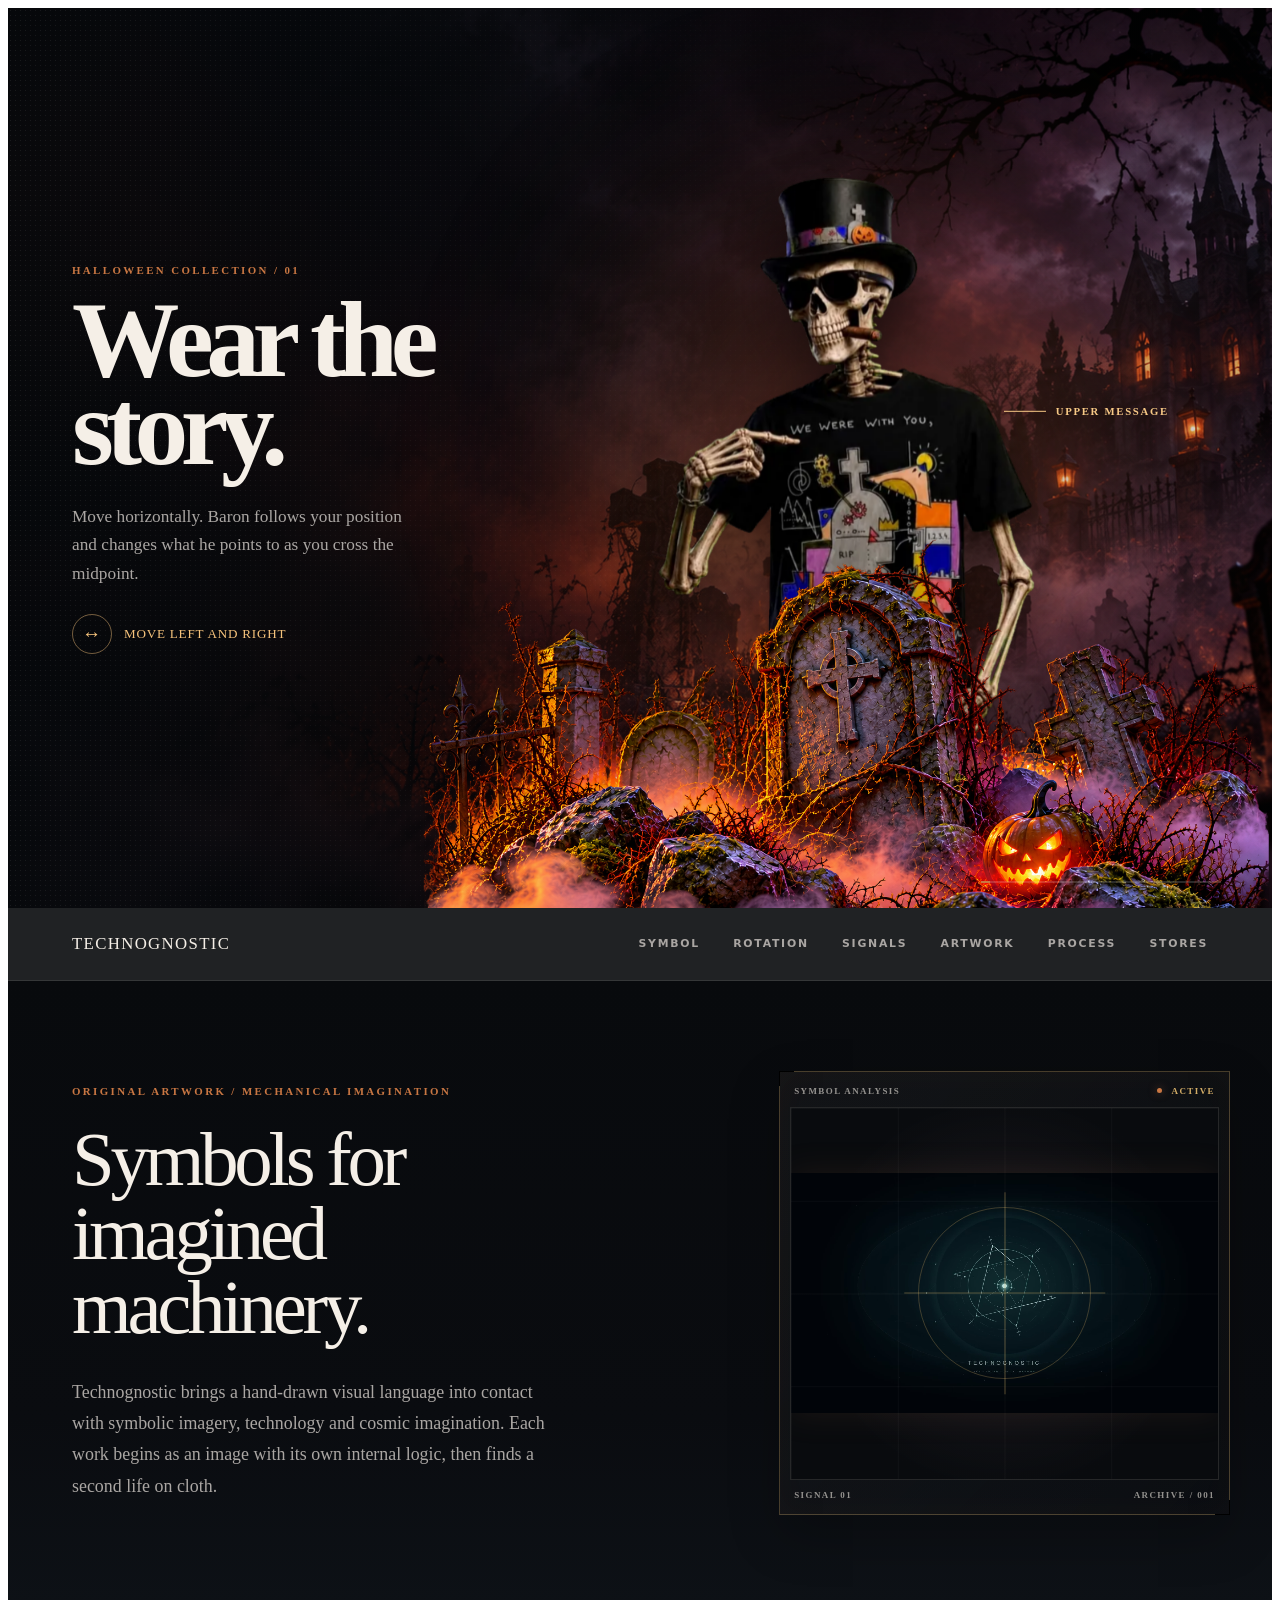
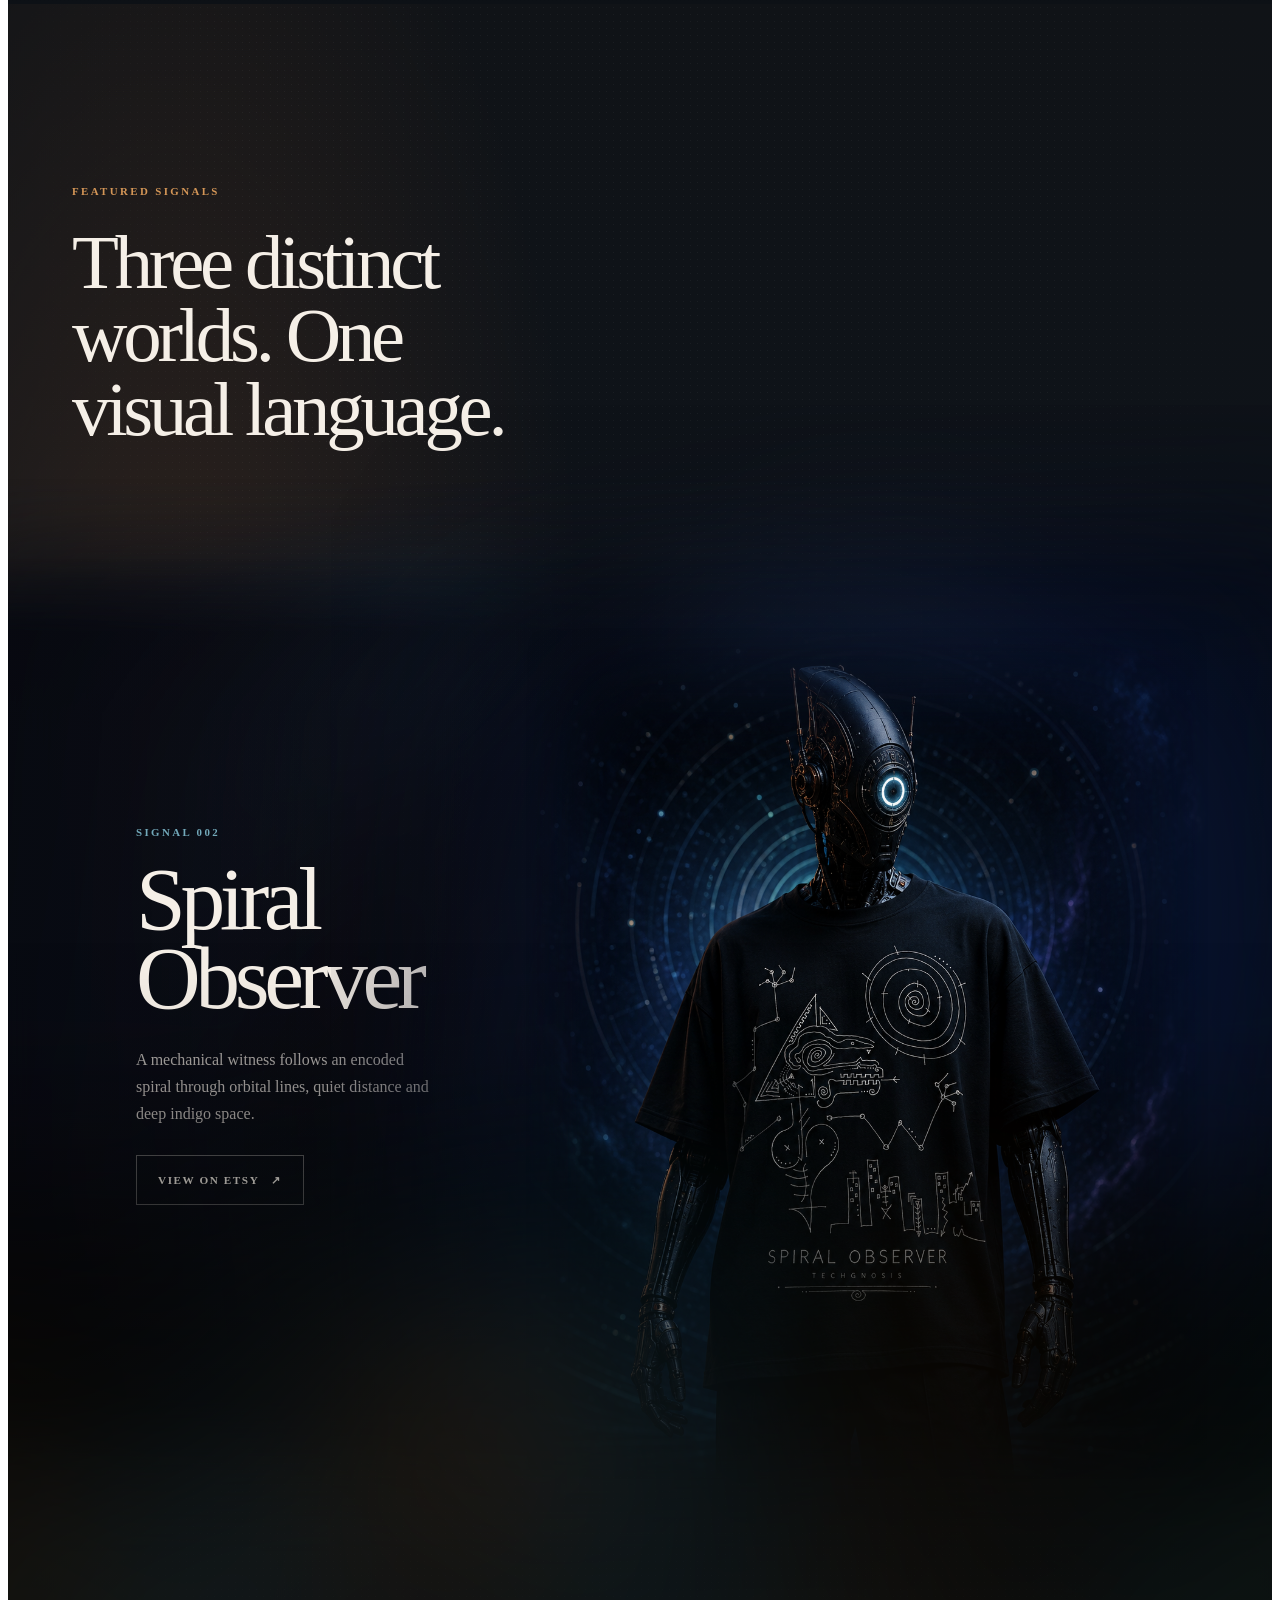
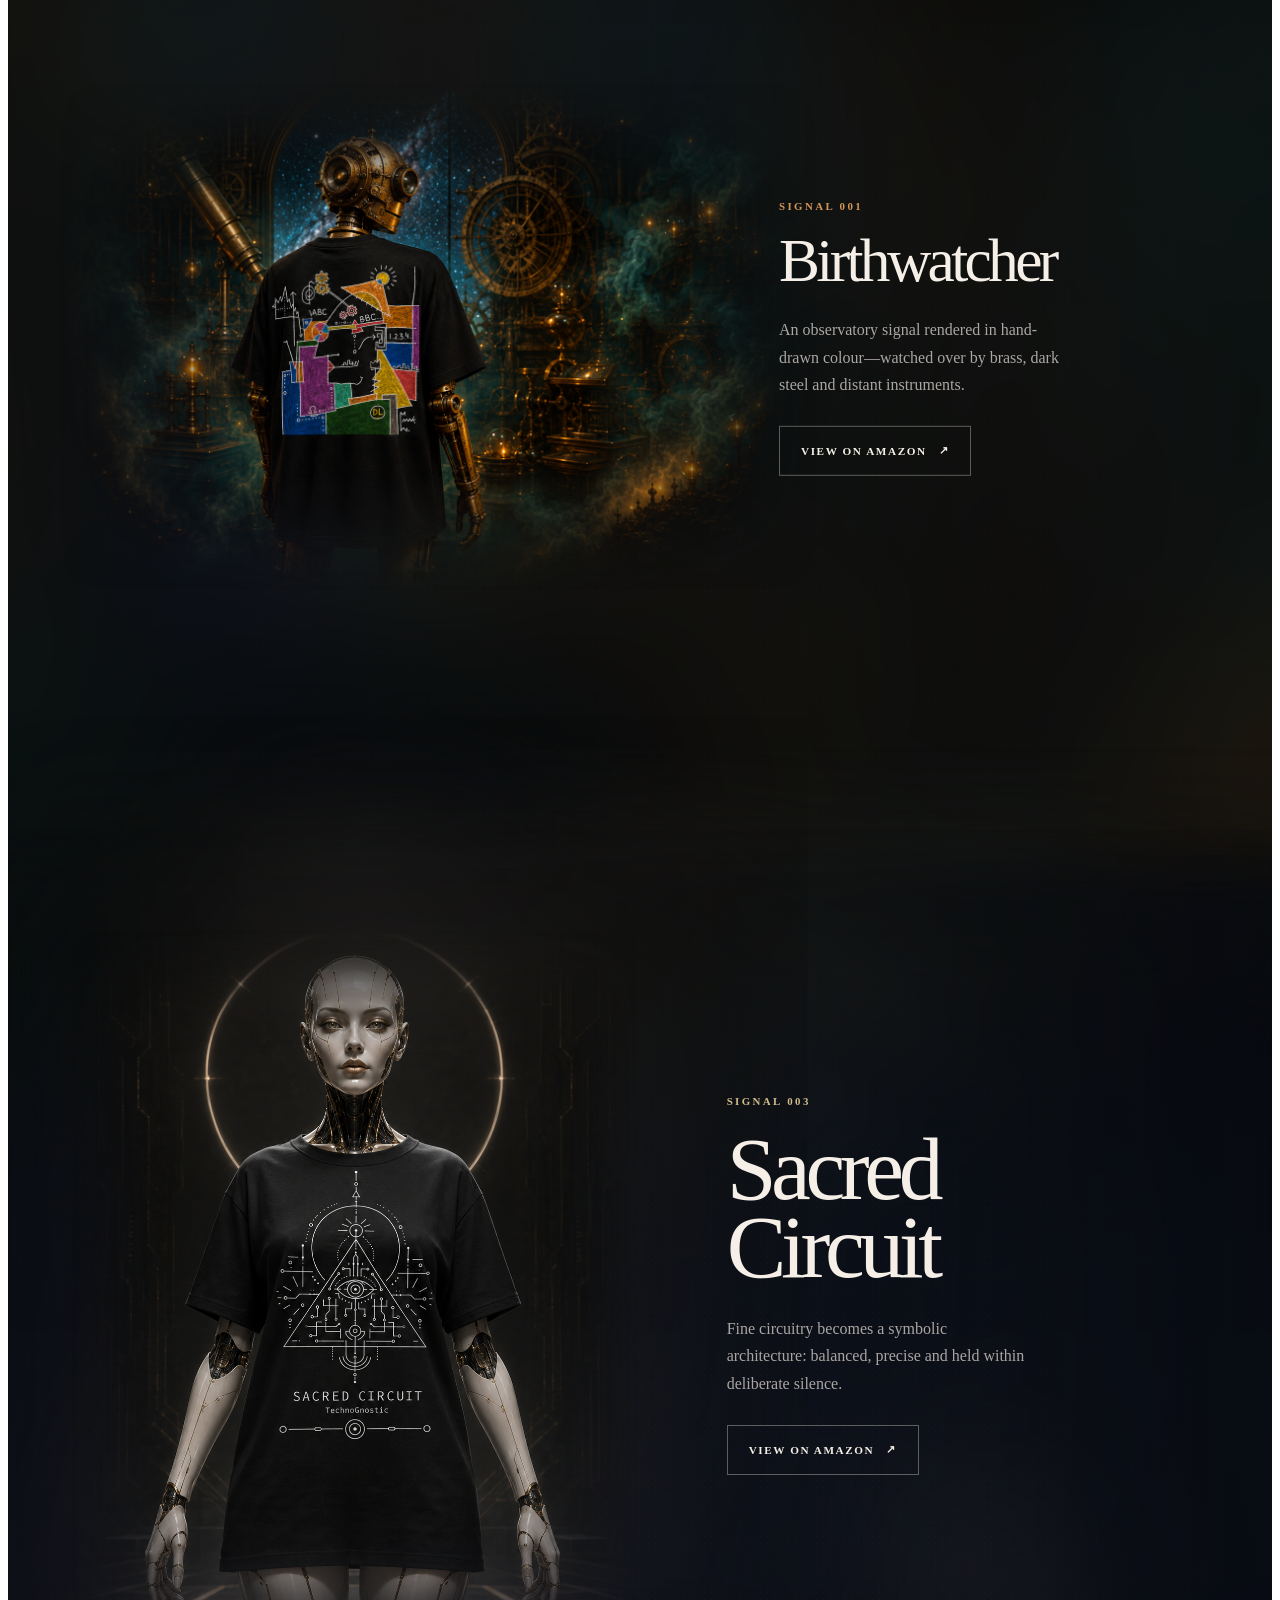
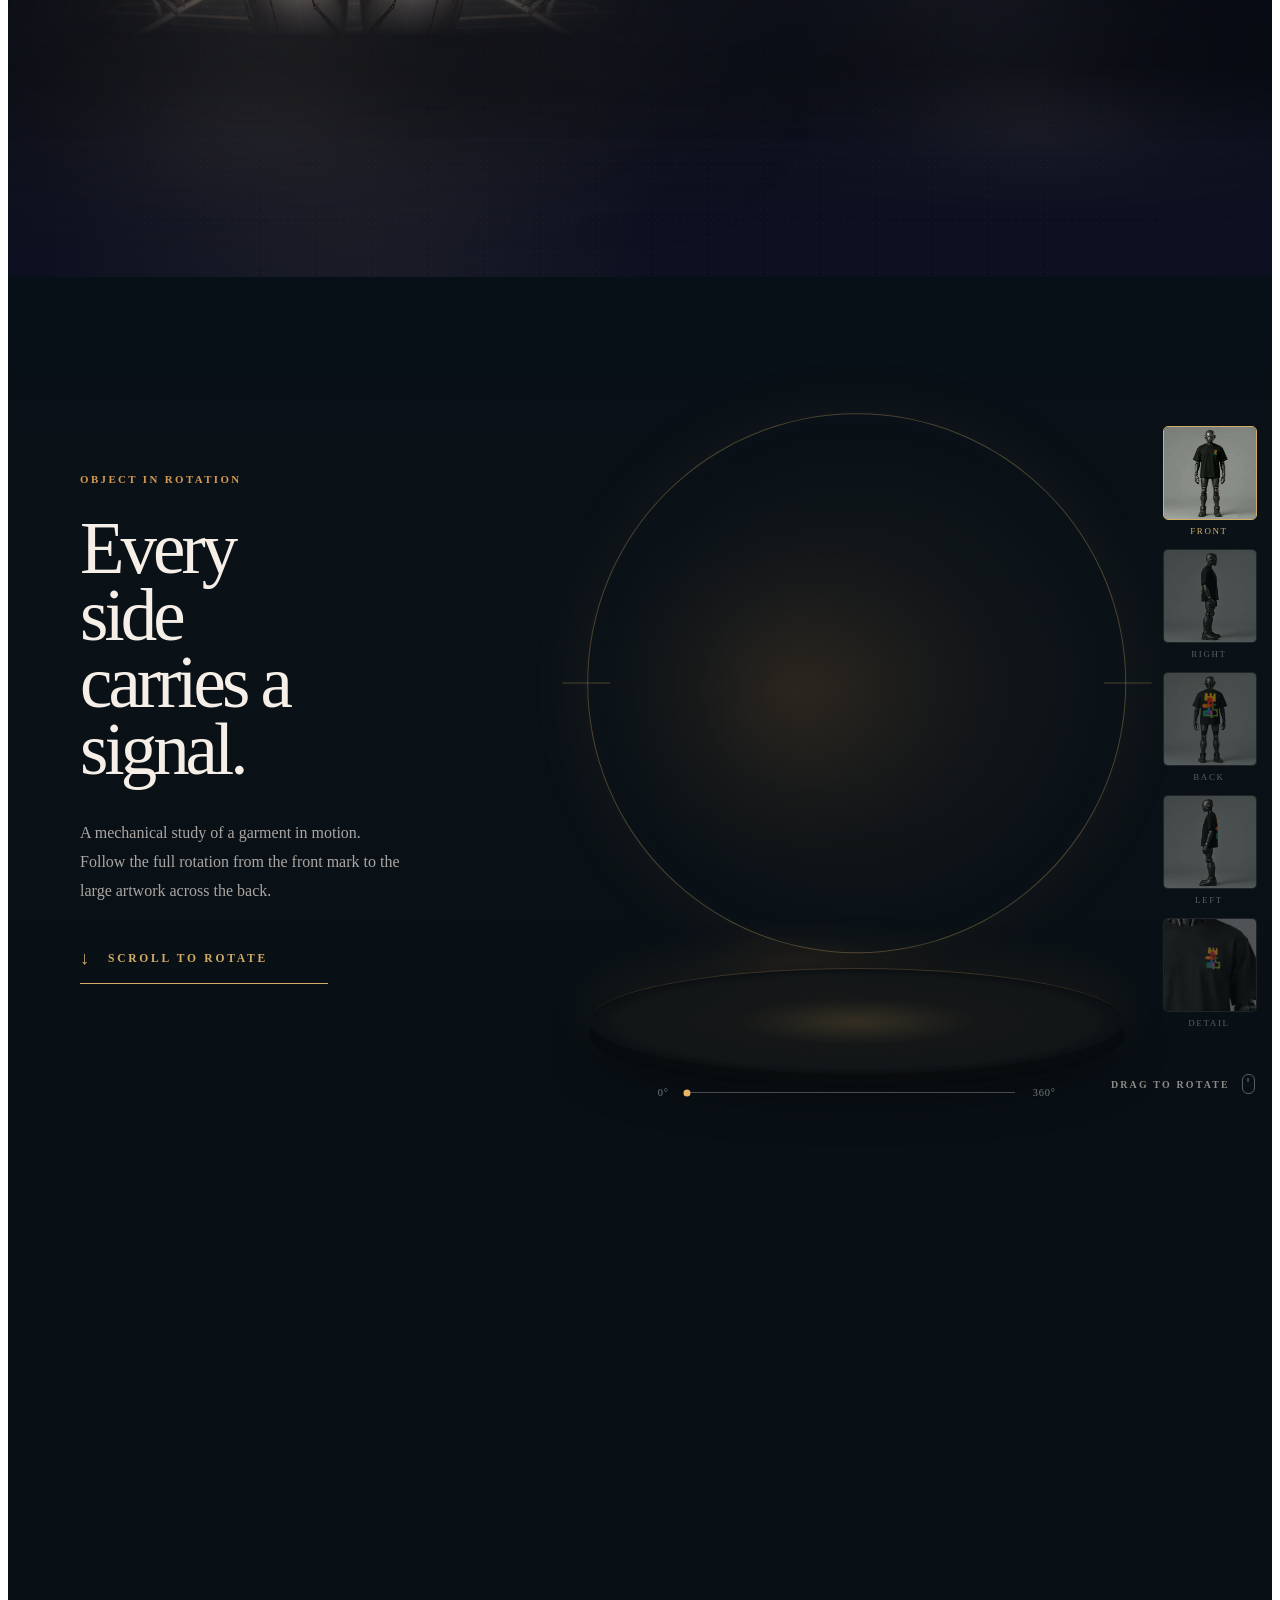
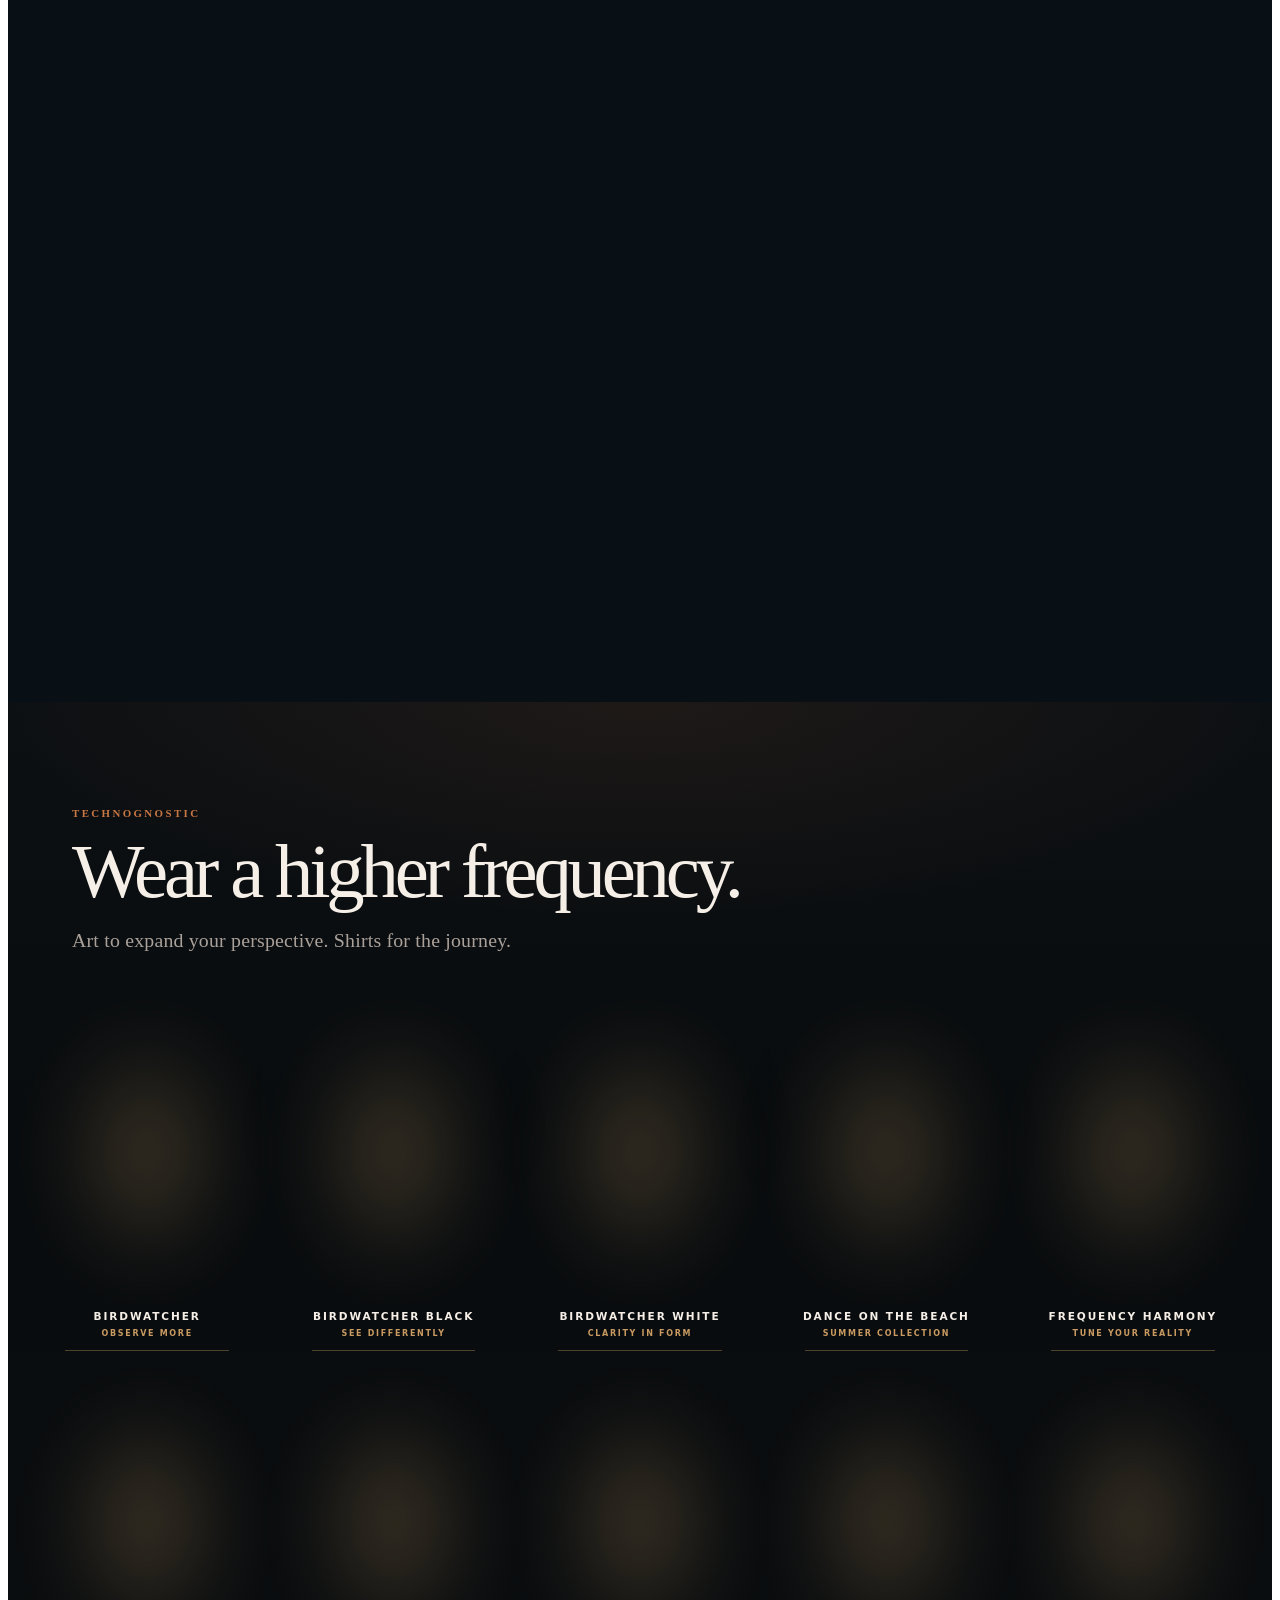
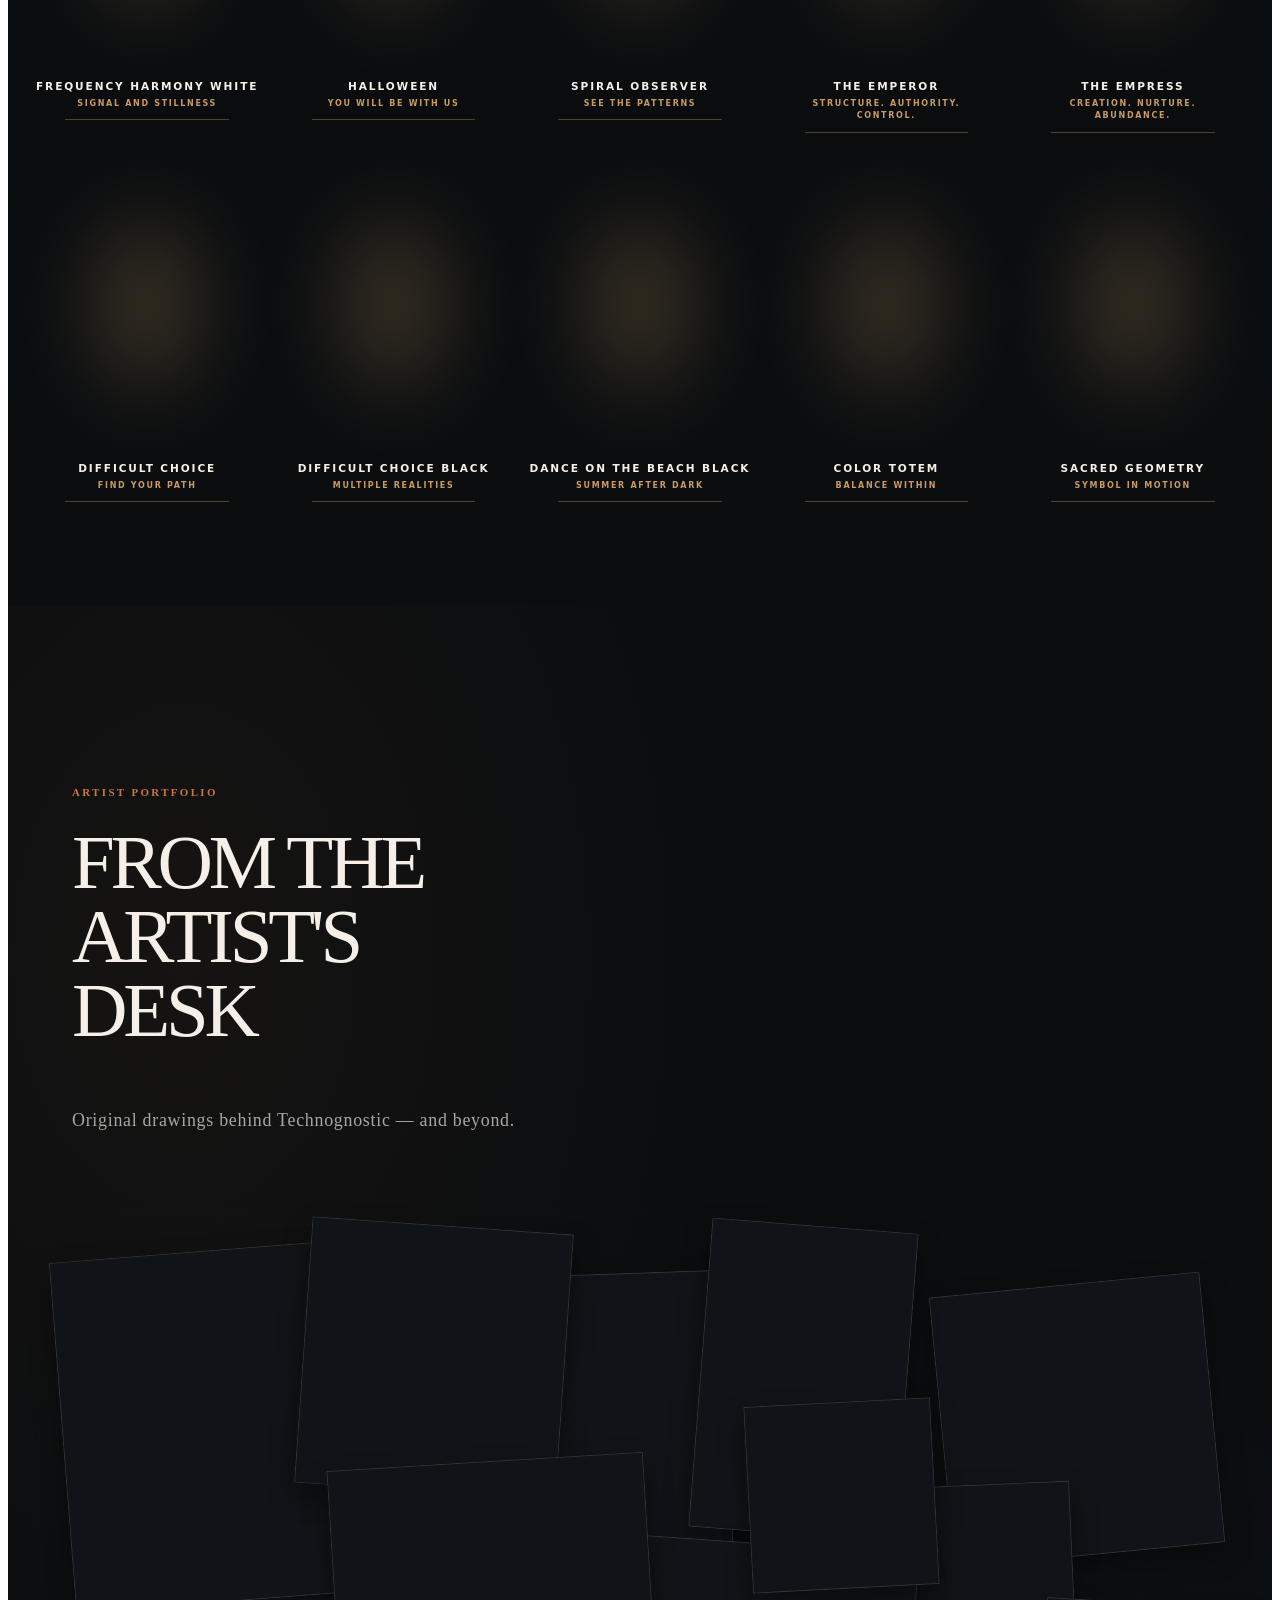
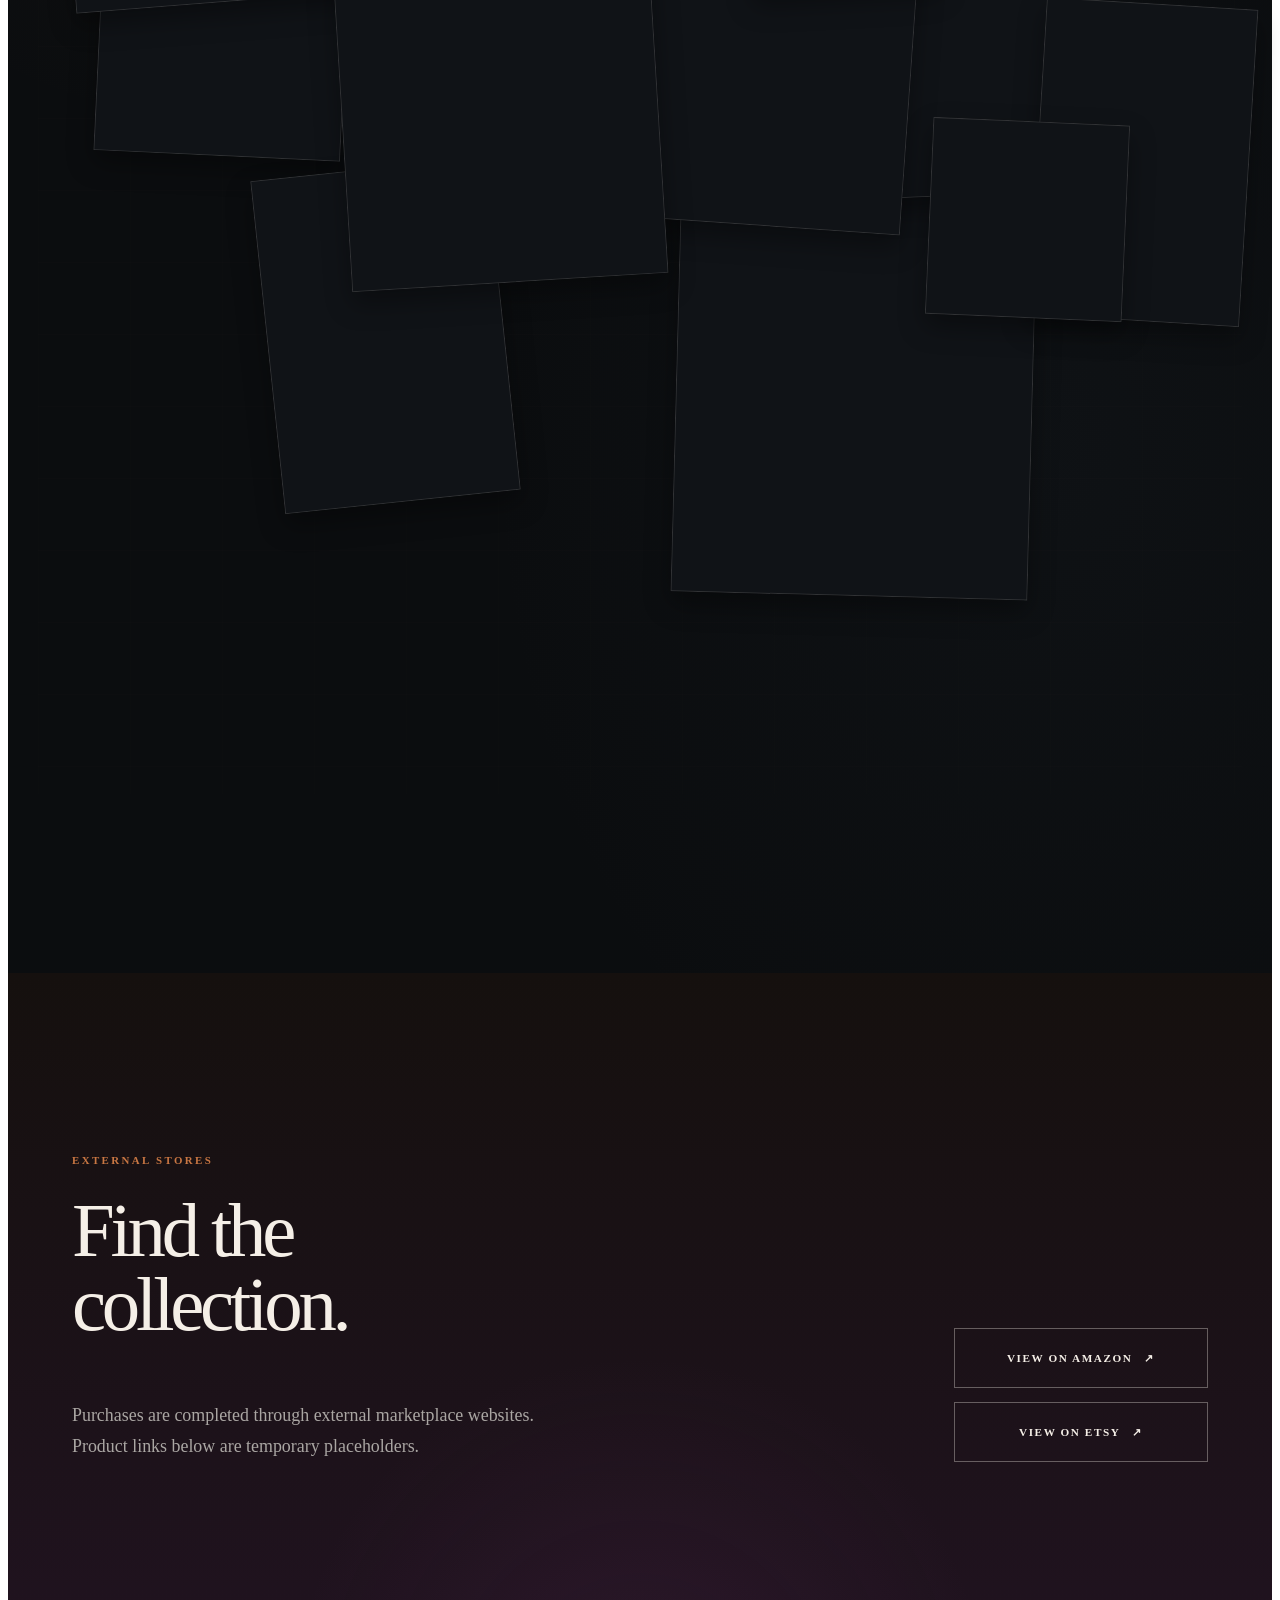
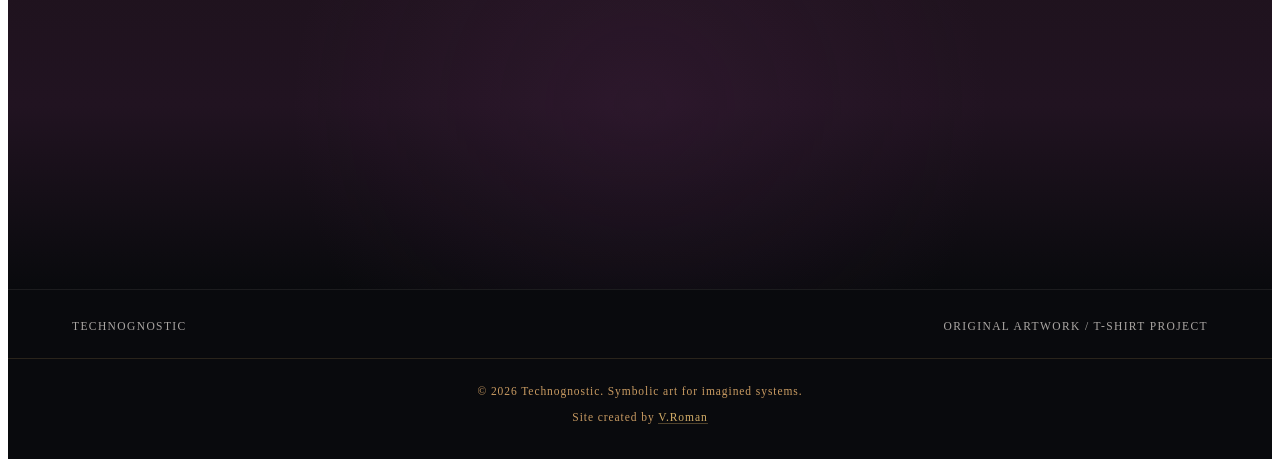
<file: index.html>
<!doctype html>
<html lang="en">
<head>
  <meta charset="utf-8">
  <meta name="viewport" content="width=device-width, initial-scale=1">
  <meta name="description" content="Technognostic — original artwork shaped by symbols, machinery and imagined worlds.">
  <title>Technognostic — Wear the story</title>
  <link rel="stylesheet" href="assets/css/styles.css?v=36">
</head>
<body>
  <a class="site-skip-link" href="#brand-introduction">Skip to content</a>

  <main>
    <section class="baron-feature" id="hero" aria-labelledby="baron-title">
      <div class="baron-feature__copy">
        <p class="site-kicker">Halloween collection / 01</p>
        <h1 id="baron-title">Wear the story.</h1>
        <p>Move horizontally. Baron follows your position and changes what he points to as you cross the midpoint.</p>
        <div class="baron-feature__hint">Move left and right</div>
      </div>
      <div class="baron-stage" aria-label="Baron Samedi following the pointer">
        <div class="baron-artwork">
          <div class="baron-sprite" id="baron" role="img" aria-label="Baron Samedi wearing the featured T-shirt">
            <span class="baron-atlas is-active" aria-hidden="true"></span>
            <span class="baron-atlas" aria-hidden="true"></span>
            <span class="baron-atlas" aria-hidden="true"></span>
            <span class="baron-atlas" aria-hidden="true"></span>
          </div>
          <div class="baron-target baron-target--top" aria-hidden="true">Upper message</div>
          <div class="baron-target baron-target--bottom" aria-hidden="true">Lower message</div>
        </div>
        <img class="baron-cemetery-foreground" src="assets/images/baron-cemetery-foreground.png?v=2" alt="" aria-hidden="true">
        <div class="baron-loading">Loading interaction&hellip;</div>
      </div>
      <div class="baron-meter" aria-hidden="true"><span></span></div>
    </section>

    <header class="site-header" data-site-header>
      <a class="site-wordmark" href="#hero" aria-label="Technognostic — back to the beginning">Technognostic</a>
      <button class="site-menu-button" type="button" aria-expanded="false" aria-controls="site-navigation">
        <span>Menu</span><span aria-hidden="true"></span>
      </button>
      <nav class="site-navigation" id="site-navigation" aria-label="Primary navigation">
        <a href="#brand-introduction">Symbol</a>
        <a href="#robot-showcase">Rotation</a>
        <a href="#campaigns">Signals</a>
        <a href="#artwork-gallery">Artwork</a>
        <a href="#selected-original-works">Process</a>
        <a href="#marketplaces">Stores</a>
      </nav>
    </header>

    <section class="site-introduction" id="brand-introduction" aria-labelledby="introduction-title">
      <div class="site-container site-introduction__grid">
        <div class="site-introduction__content">
          <p class="site-kicker">Original artwork / Mechanical imagination</p>
          <h2 id="introduction-title">Symbols for imagined machinery.</h2>
          <p>Technognostic brings a hand-drawn visual language into contact with symbolic imagery, technology and cosmic imagination. Each work begins as an image with its own internal logic, then finds a second life on cloth.</p>
        </div>
        <figure class="symbol-terminal" aria-labelledby="symbol-terminal-title">
          <div class="symbol-terminal__header"><span id="symbol-terminal-title">Symbol analysis</span><span><i aria-hidden="true"></i> Active</span></div>
          <div class="symbol-terminal__screen">
            <video autoplay muted loop playsinline preload="auto" aria-label="Looping Technognostic symbol analysis animation">
              <source src="video/technognostic-symbol.webm" type="video/webm">
              <source src="video/technognostic-symbol.mp4" type="video/mp4">
            </video>
            <span class="symbol-terminal__reticle" aria-hidden="true"></span>
          </div>
          <figcaption><span>Signal 01</span><span>Archive / 001</span></figcaption>
        </figure>
      </div>
    </section>

    <section class="site-section site-section--campaigns" id="campaigns" aria-labelledby="campaigns-title">
      <div class="site-container site-section__heading">
        <p class="site-kicker">Featured signals</p>
        <h2 id="campaigns-title">Three distinct worlds. One visual language.</h2>
      </div>
      <article class="campaign campaign--observer">
        <div class="campaign__copy">
          <p class="site-kicker">Signal 002</p>
          <h3>Spiral Observer</h3>
          <!-- PLACEHOLDER COPY: replace when final campaign copy is supplied. -->
          <p>A mechanical witness follows an encoded spiral through orbital lines, quiet distance and deep indigo space.</p>
          <a class="site-button" href="https://example.com/technognostic-etsy" target="_blank" rel="noopener noreferrer">View on Etsy <span aria-hidden="true">↗</span></a>
        </div>
        <div class="campaign__image-wrap">
          <img src="mockups/campaign/spiral-observer-alien.png" width="1122" height="1402" loading="lazy" alt="Mechanical alien wearing a black Spiral Observer T-shirt against a restrained blue cosmic background">
        </div>
      </article>
      <article class="campaign campaign--birthwatcher">
        <div class="campaign__image-wrap">
          <img src="mockups/campaign/birthwatcher-steampunk-automaton-new.png" alt="Birthwatcher steampunk automaton in an observatory" loading="lazy">
        </div>
        <div class="campaign__copy">
          <p class="site-kicker">Signal 001</p>
          <h3>Birthwatcher</h3>
          <!-- PLACEHOLDER COPY: replace when final campaign copy is supplied. -->
          <p>An observatory signal rendered in hand-drawn colour—watched over by brass, dark steel and distant instruments.</p>
          <a class="site-button" href="https://example.com/technognostic-amazon" target="_blank" rel="noopener noreferrer">View on Amazon <span aria-hidden="true">↗</span></a>
        </div>
      </article>
      <article class="campaign campaign--circuit">
        <div class="campaign__image-wrap">
          <img src="mockups/campaign/sacred-circuit-android.png" width="1122" height="1402" loading="lazy" alt="Ivory and black android wearing a Sacred Circuit T-shirt within fine symmetrical halo geometry">
        </div>
        <div class="campaign__copy">
          <p class="site-kicker">Signal 003</p>
          <h3>Sacred Circuit</h3>
          <!-- PLACEHOLDER COPY: replace when final campaign copy is supplied. -->
          <p>Fine circuitry becomes a symbolic architecture: balanced, precise and held within deliberate silence.</p>
          <a class="site-button" href="https://example.com/technognostic-amazon" target="_blank" rel="noopener noreferrer">View on Amazon <span aria-hidden="true">↗</span></a>
        </div>
      </article>
    </section>

    <section class="site-section site-section--robot" id="robot-showcase" aria-labelledby="robot-title">
      <div class="robot-sticky">
        <div class="site-container robot-layout">
          <div class="robot-copy">
            <p class="site-kicker">Object in rotation</p>
            <h2 id="robot-title"><span>Every</span> <span>side</span> <span>carries a</span> <span>signal.</span></h2>
            <p>A mechanical study of a garment in motion. Follow the full rotation from the front mark to the large artwork across the back.</p>
            <p class="robot-instruction" data-robot-instruction><span aria-hidden="true">↓</span> Scroll to rotate</p>
          </div>
          <div class="robot-media">
            <div class="robot-stage-floor" aria-hidden="true"></div><div class="robot-ring-ticks" aria-hidden="true"></div>
            <div class="robot-view-index" aria-hidden="true">
              <figure class="robot-view-card is-active"><img src="assets/images/robot-view-front.jpg" alt="" width="184" height="184"><figcaption>Front</figcaption></figure>
              <figure class="robot-view-card"><img src="assets/images/robot-view-right.jpg" alt="" width="184" height="184"><figcaption>Right</figcaption></figure>
              <figure class="robot-view-card"><img src="assets/images/robot-view-back.jpg" alt="" width="184" height="184"><figcaption>Back</figcaption></figure>
              <figure class="robot-view-card"><img src="assets/images/robot-view-left.jpg" alt="" width="184" height="184"><figcaption>Left</figcaption></figure>
              <figure class="robot-view-card"><img src="assets/images/robot-view-detail.jpg" alt="" width="184" height="184"><figcaption>Detail</figcaption></figure>
            </div>
            <video data-robot-video muted playsinline preload="metadata" aria-label="Mechanical robot rotating to display the front and back of a Technognostic T-shirt"><source src="video/technognostic-robot-360-watermark-free-scrub.mp4?v=1" type="video/mp4"></video>
            <div class="robot-rotation-scale" aria-hidden="true"><span>0&deg;</span><div class="robot-progress"><span data-robot-progress></span></div><span>360&deg;</span></div>
            <p class="robot-drag-hint" aria-hidden="true">Drag to rotate <span class="robot-drag-hint__icon"></span></p><p class="robot-static-note">Representative still shown because reduced motion is enabled.</p>
          </div>
        </div>
      </div>
    </section>

    <section class="site-section site-section--gallery" id="artwork-gallery" aria-labelledby="gallery-title">
      <div class="site-container site-section__heading">
        <p class="site-kicker">Technognostic</p>
        <h2 id="gallery-title">Wear a higher frequency.</h2>
        <p class="gallery-introduction">Art to expand your perspective. Shirts for the journey.</p>
      </div>
      <div class="shirt-gallery" data-shirt-gallery role="list" aria-label="Technognostic T-shirt collection"></div>
    </section>

    <section class="site-section site-section--originals" id="selected-original-works" aria-labelledby="original-works-title">
      <div class="site-container site-section__heading">
        <p class="site-kicker">Artist portfolio</p>
        <h2 id="original-works-title">FROM THE ARTIST'S DESK</h2>
        <p class="originals-introduction">Original drawings behind Technognostic — and beyond.</p>
      </div>
      <div class="site-container artists-desk">
        <figure class="original-work">
          <img src="artwork/LAST/Bigsizebithwacher004.png" width="4928" height="5072" loading="lazy" alt="Birthwatcher original artwork">
        </figure>
        <figure class="original-work">
          <img src="artwork/LAST/dificultchoise.png" width="4500" height="4583" loading="lazy" alt="Difficult Choice original artwork">
        </figure>
        <figure class="original-work">
          <img src="artwork/LAST/TheEmperor002.png" width="4500" height="6761" loading="lazy" alt="The Emperor original artwork">
        </figure>
        <figure class="original-work">
          <img src="artwork/LAST/TheEmpress002.png" width="4500" height="6761" loading="lazy" alt="The Empress original artwork">
        </figure>
        <figure class="original-work">
          <img src="artwork/13.07.26/danceonthebeach300ppi.png" width="4500" height="4500" loading="lazy" alt="Dance on the Beach original artwork">
        </figure>
        <figure class="original-work">
          <img src="artwork/13.07.26/manwithglasses002.png" width="4274" height="4277" loading="lazy" alt="ABC/BBC original artwork">
        </figure>
        <figure class="original-work">
          <img src="artwork/13.07.26/royallabirintwhitw002_no_background.png" width="4500" height="6000" loading="lazy" alt="Royal Labyrinth original artwork">
        </figure>
        <figure class="original-work">
          <img src="artwork/13.07.26/Spiral.big002.png" width="4500" height="4500" loading="lazy" alt="Spiral Observer original artwork">
        </figure>
        <figure class="original-work">
          <img src="artwork/PNG.ART/Fr,Harmony002.png" width="1023" height="1537" loading="lazy" alt="Frequency Harmony original artwork">
        </figure>
        <figure class="original-work">
          <img src="artwork/PNG.ART/Sacredcircuit002.png" width="1023" height="1537" loading="lazy" alt="Sacred Circuit original artwork">
        </figure>
        <figure class="original-work">
          <img src="artwork/PNG.ART/Halloween.png" width="1054" height="1492" loading="lazy" alt="Halloween original artwork">
        </figure>
        <figure class="original-work">
          <img src="artwork/LAST/techno002+ copy300ppi+.png" width="4500" height="5400" loading="lazy" alt="techno002 original artwork">
        </figure>

        <figure class="original-work">
          <img src="artwork/PNG.ART/abc,bbc.png" width="1254" height="1254" loading="lazy" alt="ABC/BBC light-ground studio artwork">
        </figure>
        <figure class="original-work">
          <img src="artwork/PNG.ART/Sp.observer.png" width="1254" height="1254" loading="lazy" alt="Spiral Observer light-ground studio artwork">
        </figure>
      </div>
    </section>

    <section class="site-section site-section--marketplaces" id="marketplaces" aria-labelledby="marketplaces-title">
      <div class="site-container marketplace-layout">
        <div class="site-section__heading">
        <p class="site-kicker">External stores</p>
        <h2 id="marketplaces-title">Find the collection.</h2>
          <!-- PLACEHOLDER COPY: replace when final marketplace URLs are supplied. -->
          <p>Purchases are completed through external marketplace websites. Product links below are temporary placeholders.</p>
        </div>
        <div class="marketplace-actions">
          <a class="site-button site-button--large" href="https://example.com/technognostic-amazon" target="_blank" rel="noopener noreferrer">View on Amazon <span aria-hidden="true">↗</span></a>
          <a class="site-button site-button--large" href="https://example.com/technognostic-etsy" target="_blank" rel="noopener noreferrer">View on Etsy <span aria-hidden="true">↗</span></a>
        </div>
      </div>
    </section>
  </main>

  <footer class="site-footer">
    <div class="site-container"><span>Technognostic</span><span>Original artwork / T-shirt project</span></div>
    <div class="site-footer__signature">
      <p>© 2026 Technognostic. Symbolic art for imagined systems.</p>
      <p>Site created by <a href="mailto:wild30973@gmail.com">V.Roman</a></p>
    </div>
  </footer>

  <script src="assets/js/shirts.js" defer></script>
  <script src="assets/js/main.js?v=4" defer></script>
  <script src="assets/js/robot-scrub.js?v=4" defer></script>
  <script src="assets/js/techno-glyph.js?v=1" defer></script>
  <script src="assets/js/signal-streak.js?v=1" defer></script>
  <script>
    const hero=document.querySelector('#hero');
    const baron=document.querySelector('#baron');
    const baronAtlases=[...baron.querySelectorAll('.baron-atlas')];
    const finePointer=window.matchMedia('(hover: hover) and (pointer: fine)');
    const motion={current:.04,target:.04,raf:0,frame:-1};
    let interactionReady=false;
    const clamp=v=>Math.max(0,Math.min(1,v));

    function render(){
      motion.current+=(motion.target-motion.current)*.12;
      hero.style.setProperty('--progress',motion.current.toFixed(4));
      const frame=Math.min(95,Math.max(0,Math.round(motion.current*95)));
      if(frame!==motion.frame){
        const atlasIndex=Math.floor(frame/24);
        const localFrame=frame%24;
        const column=localFrame%6;
        const row=Math.floor(localFrame/6);
        const activeAtlas=baronAtlases[atlasIndex];
        activeAtlas.style.backgroundPosition=`${column*100/5}% ${row*100/3}%`;
        baronAtlases.forEach((atlas,index)=>atlas.classList.toggle('is-active',index===atlasIndex));
        motion.frame=frame;
      }
      if(Math.abs(motion.target-motion.current)>.0005) motion.raf=requestAnimationFrame(render);
      else motion.raf=0;
    }
    function aim(clientX){
      const r=hero.getBoundingClientRect();
      motion.target=clamp((clientX-r.left)/r.width);
      if(!interactionReady) return;
      if(!motion.raf) motion.raf=requestAnimationFrame(render);
    }
    const atlasSources=[1,2,3,4].map(index=>`assets/baron-hq-atlas-${index}.webp?v=3`);
    Promise.all(atlasSources.map(source=>new Promise((resolve,reject)=>{
      const atlas=new Image();
      atlas.onload=()=>typeof atlas.decode==='function' ? atlas.decode().then(resolve).catch(resolve) : resolve();
      atlas.onerror=reject;
      atlas.src=source;
    }))).then(()=>{
      interactionReady=true;
      hero.classList.add('ready');
      motion.frame=-1;
      if(!motion.raf) motion.raf=requestAnimationFrame(render);
    }).catch(()=>{
      interactionReady=true;
      hero.classList.add('ready');
    });
    if(!finePointer.matches) motion.target=.5;
    hero.addEventListener('pointermove',e=>aim(e.clientX));
    hero.addEventListener('pointerdown',e=>aim(e.clientX));
    render();
  </script>
</body>
</html>
</file>
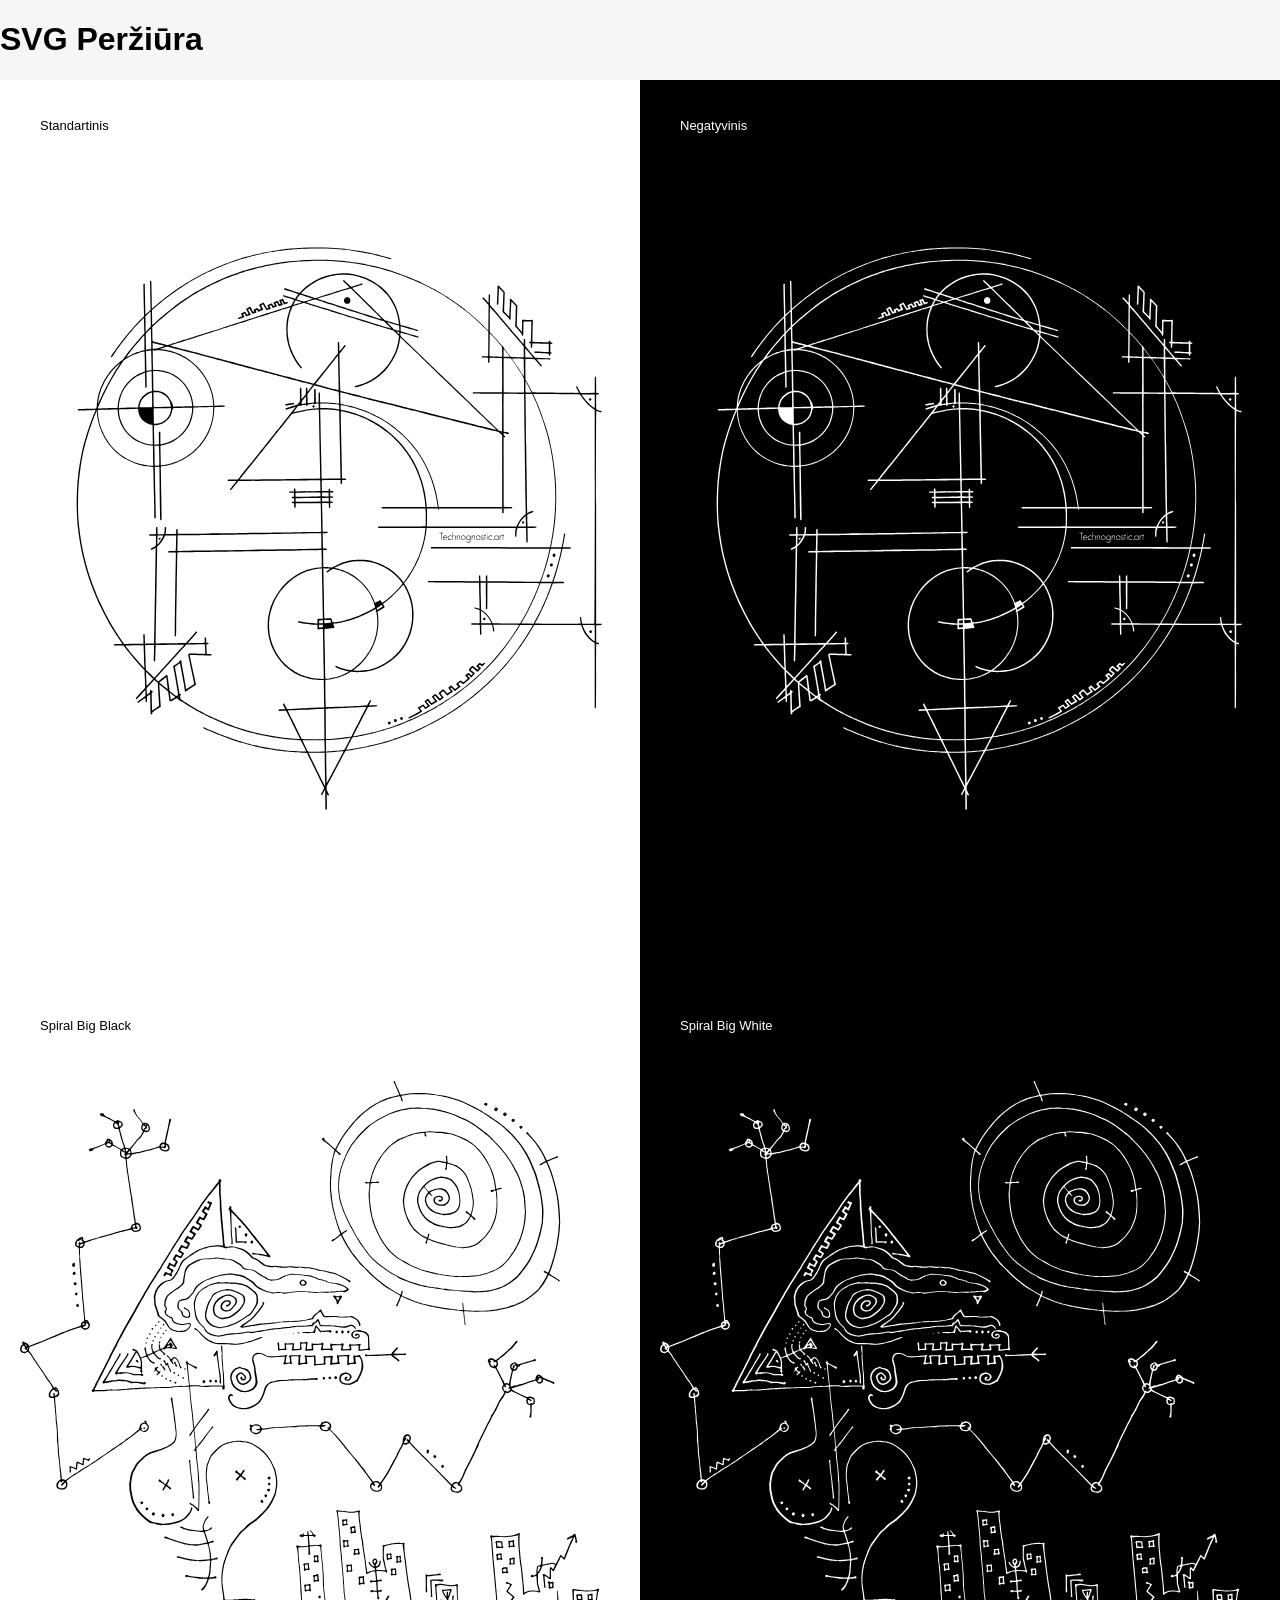
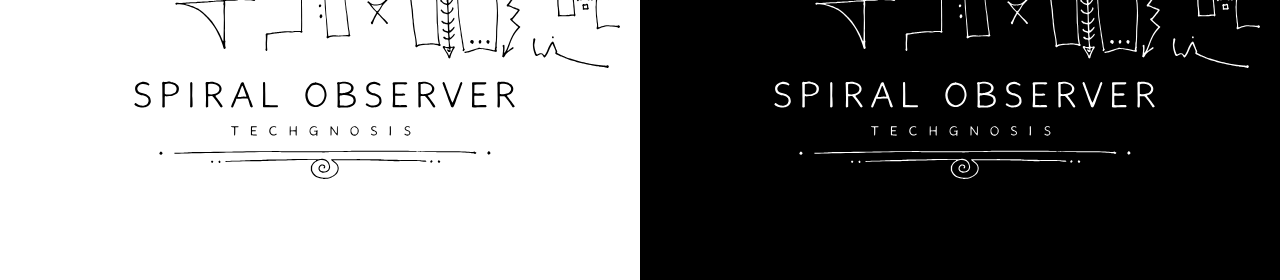
<file: artwork/LAST/SVG/svg-browser-viewer.html>
<!doctype html>
<html lang="lt">
<head>
  <meta charset="utf-8">
  <meta name="viewport" content="width=device-width,initial-scale=1">
  <title>SVG Peržiūra</title>
  <style>
    :root{--gap:20px}
    html,body{height:100%;margin:0}
    body{font-family:Arial,Helvetica,sans-serif;background:#f6f6f6}
    .hero{display:flex;height:100vh}
    .half{flex:1;display:flex;align-items:center;justify-content:center;padding:var(--gap);box-sizing:border-box}
    .left{background:#fff}
    .right{background:#000;color:#fff}
    .frame{width:100%;height:100%;display:flex;align-items:center;justify-content:center}
    .frame img{max-width:100%;max-height:100%;height:auto;width:auto;display:block}
    .label{position:absolute;top:12px;left:12px;padding:6px 8px;background:rgba(255,255,255,0.8);font-size:13px;border-radius:4px}
    .right .label{background:rgba(0,0,0,0.6);color:#fff}
    @media (max-width:800px){
      .hero{flex-direction:column}
      .label{left:50%;transform:translateX(-50%)}
    }
  </style>
</head>
<body>
  <h1>SVG Peržiūra</h1>
  <!-- SVG failai įterpti tiesiogiai -->

  <div class="hero">
    <div class="half left">
      <div class="frame" style="position:relative">
        <div class="label">Standartinis</div>
        <img src="techno002_black.svg" alt="standartinis SVG">
      </div>
    </div>

    <div class="half right">
      <div class="frame" style="position:relative">
        <div class="label">Negatyvinis</div>
        <img src="techno002_white.svg" alt="negatyvinis SVG">
      </div>
    </div>
  </div>

  <div class="hero">
    <div class="half left">
      <div class="frame" style="position:relative">
        <div class="label">Spiral Big Black</div>
        <img src="Spiral.big002_Black_Lines.svg" alt="Spiral Big juodas SVG">
      </div>
    </div>

    <div class="half right">
      <div class="frame" style="position:relative">
        <div class="label">Spiral Big White</div>
        <img src="Spiral.big002_White_Lines.svg" alt="Spiral Big baltas SVG">
      </div>
    </div>
  </div>
</body>
</html>
</file>
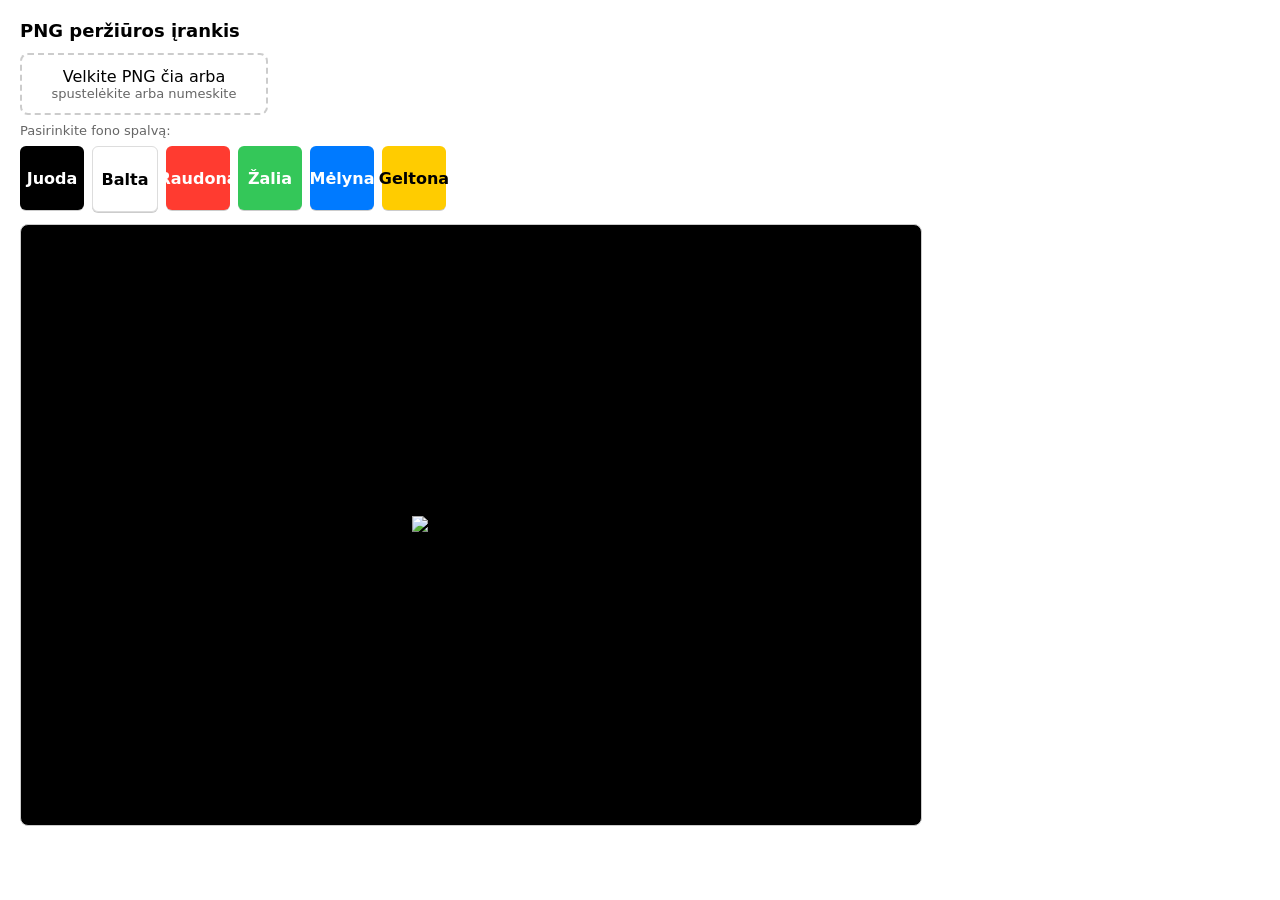
<file: artwork/LAST/SVG/view-png.html>
<!doctype html>
<html lang="lt">
<head>
  <meta charset="utf-8" />
  <meta name="viewport" content="width=device-width,initial-scale=1" />
  <title>PNG Viewer</title>
  <style>
    :root{--gap:12px}
    body{font-family:system-ui,-apple-system,Segoe UI,Roboto,Arial; margin:20px}
    h1{font-size:18px;margin:0 0 12px}
    .controls{display:flex;gap:12px;align-items:center;margin-bottom:12px}
    .swatches{display:flex;gap:8px;flex-wrap:wrap}
    .swatch{width:64px;height:64px;border-radius:6px;box-shadow:0 1px 0 rgba(0,0,0,.2);cursor:pointer;display:flex;align-items:center;justify-content:center;color:#fff;font-weight:600}
    .swatch.border{border:1px solid #ddd;color:#000}
    .preview-wrap{width:100%;max-width:900px;height:600px;border:1px solid #ccc;border-radius:8px;display:flex;align-items:center;justify-content:center;overflow:auto}
    .preview{width:auto;max-width:100%;height:auto;max-height:100%;}
    .hint{color:#666;font-size:13px}
    .left{display:flex;flex-direction:column;gap:8px}
    .file-drop{width:220px;padding:12px;border:2px dashed #ccc;border-radius:8px;text-align:center}
    .file-drop.drag{border-color:#0078d4;background:#f0f8ff}
  </style>
</head>
<body>
  <h1>PNG peržiūros įrankis</h1>
  <div class="controls">
    <div class="left">
      <label class="file-drop" id="drop">Velkite PNG čia arba
        <input id="file" type="file" accept="image/png" style="display:none">
        <div class="hint">spustelėkite arba numeskite</div>
      </label>
      <div class="hint">Pasirinkite fono spalvą:</div>
      <div class="swatches" id="swatches">
        <div class="swatch" data-color="#000" style="background:#000">Juoda</div>
        <div class="swatch border" data-color="#fff" style="background:#fff;color:#000">Balta</div>
        <div class="swatch" data-color="#ff3b30" style="background:#ff3b30">Raudona</div>
        <div class="swatch" data-color="#34c759" style="background:#34c759">Žalia</div>
        <div class="swatch" data-color="#007aff" style="background:#007aff">Mėlyna</div>
        <div class="swatch" data-color="#ffcc00" style="background:#ffcc00;color:#000">Geltona</div>
      </div>
    </div>
    <div style="flex:1"></div>
  </div>

  <div class="preview-wrap" id="previewWrap" style="background:#000">
    <img id="img" class="preview" alt="PNG preview" />
  </div>

  <script>
    const fileInput = document.getElementById('file');
    const drop = document.getElementById('drop');
    const img = document.getElementById('img');
    const swatches = document.getElementById('swatches');
    const previewWrap = document.getElementById('previewWrap');

    drop.addEventListener('click', () => fileInput.click());
    fileInput.addEventListener('change', e => handleFiles(e.target.files));

    // Drag & drop
    ['dragenter','dragover'].forEach(ev => {
      drop.addEventListener(ev, e => { e.preventDefault(); e.stopPropagation(); drop.classList.add('drag'); });
    });
    ['dragleave','drop'].forEach(ev => {
      drop.addEventListener(ev, e => { e.preventDefault(); e.stopPropagation(); drop.classList.remove('drag'); });
    });
    drop.addEventListener('drop', e => handleFiles(e.dataTransfer.files));

    function handleFiles(files){
      if(!files || files.length===0) return;
      const f = files[0];
      if(!f.type.includes('png')) { alert('Prašome pasirinkti PNG failą.'); return; }
      const url = URL.createObjectURL(f);
      img.src = url;
    }

    swatches.addEventListener('click', e => {
      const sw = e.target.closest('.swatch');
      if(!sw) return;
      const c = sw.dataset.color || '#000';
      previewWrap.style.background = c;
    });
  </script>
</body>
</html>
</file>
<file: assets/css/styles.css>
:root {
  --site-bg: #080a0d;
  --site-ink: #f5efe7;
  --site-muted: #aaa6a3;
  --site-copper: #c97743;
  --site-gold: #d3ad67;
  --site-plum: #211321;
  --site-navy: #0b1420;
  --site-charcoal: #111417;
  --site-content: 1180px;
  --site-gutter: clamp(22px, 5vw, 72px);
  --site-section-space: clamp(96px, 14vw, 190px);
  --site-fast: 180ms;
}

html { scroll-behavior: smooth; }

body { overflow-x: hidden; }

img,
video { max-width: 100%; }

.site-skip-link {
  position: fixed;
  top: 12px;
  left: 12px;
  z-index: 100;
  padding: 12px 16px;
  color: #080a0d;
  background: #f5efe7;
  transform: translateY(-160%);
}

.site-skip-link:focus { transform: translateY(0); }

.site-container {
  width: min(calc(100% - (var(--site-gutter) * 2)), var(--site-content));
  margin-inline: auto;
}

.site-header {
  position: sticky;
  top: 0;
  z-index: 40;
  min-height: 72px;
  display: flex;
  align-items: center;
  justify-content: space-between;
  gap: 30px;
  padding: 0 var(--site-gutter);
  border-bottom: 1px solid rgba(245, 239, 231, .1);
  background: rgba(8, 10, 13, .9);
  backdrop-filter: blur(16px);
}

.site-wordmark {
  color: var(--site-ink);
  font-family: Georgia, serif;
  font-size: 1.05rem;
  letter-spacing: .08em;
  text-decoration: none;
  text-transform: uppercase;
}

.site-navigation { display: flex; align-items: center; gap: clamp(18px, 2.6vw, 38px); }

.site-navigation a,
.site-menu-button {
  color: var(--site-muted);
  font: 700 .68rem/1 Inter, ui-sans-serif, system-ui, sans-serif;
  letter-spacing: .16em;
  text-decoration: none;
  text-transform: uppercase;
  transition: color var(--site-fast) ease;
}

.site-navigation a:hover,
.site-navigation a:focus-visible { color: var(--site-ink); }

.site-menu-button { display: none; }

.baron-feature { --progress: .04; position: relative; display: grid; grid-template-columns: minmax(300px,.82fr) minmax(440px,1.18fr); min-height: 100svh; padding: clamp(28px,5vw,86px); overflow: hidden; isolation: isolate; align-items: center; background-color:#080a0d; background-image:linear-gradient(90deg,rgba(5,8,11,.86) 0%,rgba(5,8,11,.72) 28%,rgba(5,8,11,.38) 52%,rgba(5,8,11,.12) 76%,rgba(5,8,11,.18) 100%),url("../images/baron-hero-background.png"); background-position:center,68% center; background-repeat:no-repeat; background-size:cover; }
.baron-feature::before { position:absolute; inset:0; z-index:-2; content:""; opacity:.18; background-image:radial-gradient(rgba(255,255,255,.38) .65px,transparent .65px); background-size:5px 5px; mask-image:linear-gradient(90deg,#000,transparent 78%); }
.baron-feature__copy { z-index: 3; max-width: 620px; }
.baron-feature h1 { max-width: 8ch; margin: 18px 0 0; color: var(--site-ink); font: 700 clamp(4rem,8.4vw,9rem)/.82 Georgia,serif; letter-spacing: -.07em; }
.baron-feature__copy > p:not(.site-kicker) { max-width: 39ch; margin: 30px 0 26px; color: var(--site-muted); font-size: clamp(1rem,1.35vw,1.14rem); line-height: 1.65; }
.baron-feature__hint { display:inline-flex; align-items:center; gap:12px; color:#f6c37c; font-size:.82rem; letter-spacing:.06em; text-transform:uppercase; }
.baron-feature__hint::before { display:grid; width:38px; height:38px; content:"↔"; place-items:center; border:1px solid rgba(246,195,124,.46); border-radius:50%; font-size:1.2rem; }
.baron-stage { position:relative; display:grid; min-height:620px; align-self:stretch; place-items:center; pointer-events:none; }
.baron-stage::before { position:absolute; z-index:-1; width:min(76%,590px); aspect-ratio:1; content:""; border-radius:50%; background:rgba(198,92,45,.23); filter:blur(110px); }
.baron-artwork { position:absolute; inset:1% 0 auto; width:min(100%,800px); aspect-ratio:1; margin:auto; }
.baron-sprite { position:absolute; inset:0; width:100%; aspect-ratio:1; filter:drop-shadow(0 30px 25px rgba(0,0,0,.5)); }
.baron-atlas { position:absolute; inset:0; opacity:0; background-position:0 0; background-size:600% 400%; background-repeat:no-repeat; will-change:opacity,background-position; transform:translateZ(0); }
.baron-atlas.is-active { opacity:1; }
.baron-atlas:nth-child(1) { background-image:url("../baron-hq-atlas-1.webp?v=3"); }.baron-atlas:nth-child(2) { background-image:url("../baron-hq-atlas-2.webp?v=3"); }.baron-atlas:nth-child(3) { background-image:url("../baron-hq-atlas-3.webp?v=3"); }.baron-atlas:nth-child(4) { background-image:url("../baron-hq-atlas-4.webp?v=3"); }
.baron-cemetery-foreground { position:absolute; bottom:-9%; left:65%; z-index:2; display:block; width:min(135%,1050px); max-width:none; height:auto; pointer-events:none; user-select:none; transform:translateX(-50%); }
.baron-target { position:absolute; right:2%; z-index:4; display:flex; align-items:center; gap:10px; color:#f7c986; font-size:.67rem; font-weight:800; letter-spacing:.16em; text-transform:uppercase; }.baron-target::before { width:42px; height:1px; content:""; background:currentColor; }.baron-target--top { top:38%; opacity:clamp(0,calc(1.5 - var(--progress) * 3),1); }.baron-target--bottom { top:80%; opacity:clamp(0,calc(var(--progress) * 3 - 1.5),1); }
.baron-meter { position:absolute; right:clamp(24px,4vw,70px); bottom:25px; z-index:5; width:min(22vw,240px); height:2px; background:rgba(255,255,255,.16); }.baron-meter span { display:block; width:calc(var(--progress) * 100%); height:100%; background:var(--site-copper); }.baron-loading { position:absolute; inset:auto 0 32px; z-index:6; color:#f6c37c; font-size:.72rem; letter-spacing:.12em; text-align:center; text-transform:uppercase; transition:opacity .25s; }.ready .baron-loading { opacity:0; }

@media (min-width: 1101px) {
  .baron-feature { box-sizing: border-box; height: 100svh; min-height: 620px; }
  .baron-artwork { inset: clamp(70px, 8vh, 90px) 0 auto; width: min(92%, 736px); transform: translateY(4.347826%); }
  .baron-cemetery-foreground { bottom: -15%; left: 46%; width: min(126%, 1000px); }
}

.site-introduction {
  position: relative;
  isolation: isolate;
  padding: clamp(58px, 7vw, 92px) 0;
  background: linear-gradient(180deg, #080a0d, #0a0c10 70%, #0d1116);
}

.site-introduction::before {
  content: "";
  position: absolute;
  inset: 0;
  z-index: -1;
  opacity: .14;
  background-image: radial-gradient(rgba(255,255,255,.35) .55px, transparent .55px);
  background-size: 6px 6px;
  mask-image: linear-gradient(90deg, transparent, #000 30%, transparent);
}

.site-introduction__grid {
  display: grid;
  grid-template-columns: minmax(300px, 1.1fr) minmax(320px, .78fr);
  gap: clamp(48px, 8vw, 132px);
  align-items: center;
}

.site-introduction__content { max-width: 640px; }
.site-introduction__content .site-kicker { margin-bottom: 24px; }

.site-kicker {
  margin: 0;
  color: var(--site-copper);
  font-size: .68rem;
  font-weight: 800;
  letter-spacing: .22em;
  line-height: 1.5;
  text-transform: uppercase;
}

.site-introduction h2,
.site-section h2 {
  max-width: 12ch;
  margin: 0;
  color: var(--site-ink);
  font: 500 clamp(2.6rem, 6vw, 6.2rem)/.96 Georgia, serif;
  letter-spacing: -.055em;
}

.site-introduction p:not(.site-kicker),
.site-section__heading > p:not(.site-kicker) {
  max-width: 54ch;
  margin: 32px 0 0;
  color: var(--site-muted);
  font-size: clamp(1rem, 1.4vw, 1.18rem);
  line-height: 1.75;
}

.site-section {
  position: relative;
  isolation: isolate;
  min-height: 72vh;
  padding: var(--site-section-space) 0;
}

.site-section__heading { display: grid; gap: 26px; }

.site-section--robot {
  min-height: 225vh;
  padding: 0;
  background: #091015;
}

.symbol-terminal {
  position: relative;
  width: min(100%, 465px);
  margin: 0 0 0 auto;
  padding: 10px;
  border: 1px solid rgba(211, 173, 103, .3);
  background: linear-gradient(135deg, rgba(245,239,231,.045), rgba(9,12,16,.34));
  box-shadow: 0 20px 48px rgba(0,0,0,.23), inset 0 0 30px rgba(201,119,67,.035);
}
.symbol-terminal::before, .symbol-terminal::after { position: absolute; width: 14px; height: 14px; content: ""; border-color: rgba(211,173,103,.7); pointer-events: none; }
.symbol-terminal::before { top: -1px; left: -1px; border-top: 1px solid; border-left: 1px solid; }
.symbol-terminal::after { right: -1px; bottom: -1px; border-right: 1px solid; border-bottom: 1px solid; }
.symbol-terminal__header, .symbol-terminal figcaption { display: flex; justify-content: space-between; gap: 14px; color: rgba(245,239,231,.58); font-size: .56rem; font-weight: 800; letter-spacing: .16em; line-height: 1; text-transform: uppercase; }
.symbol-terminal__header { padding: 5px 4px 11px; }.symbol-terminal__header span:last-child { color: var(--site-gold); }.symbol-terminal__header i { display: inline-block; width: 5px; height: 5px; margin: 0 6px 1px 0; border-radius: 50%; background: var(--site-copper); box-shadow: 0 0 8px rgba(201,119,67,.5); }
.symbol-terminal__screen { position: relative; display: grid; overflow: hidden; aspect-ratio: 1.15; place-items: center; border: 1px solid rgba(245,239,231,.12); background: radial-gradient(circle at center, rgba(95,72,86,.2), #090b0e 70%); }
.symbol-terminal__screen::before { position: absolute; inset: 0; z-index: 1; content: ""; pointer-events: none; background-image: linear-gradient(rgba(245,239,231,.04) 1px, transparent 1px), linear-gradient(90deg, rgba(245,239,231,.04) 1px, transparent 1px); background-size: 25% 25%; }
.symbol-terminal__screen video { display: block; width: 100%; height: 100%; object-fit: contain; filter: drop-shadow(0 0 16px rgba(201,119,67,.1)); }
.symbol-terminal__reticle { position: absolute; z-index: 2; width: 40%; aspect-ratio: 1; border: 1px solid rgba(211,173,103,.28); border-radius: 50%; pointer-events: none; }.symbol-terminal__reticle::before, .symbol-terminal__reticle::after { position: absolute; top: 50%; left: 50%; content: ""; background: rgba(211,173,103,.38); transform: translate(-50%,-50%); }.symbol-terminal__reticle::before { width: 118%; height: 1px; }.symbol-terminal__reticle::after { width: 1px; height: 118%; }
.symbol-terminal figcaption { padding: 11px 4px 4px; }
.site-section--robot::before,
.site-section--robot::after { content: none; }
.site-section--robot .robot-sticky { z-index: 1; }
.robot-sticky {
  position: sticky;
  top: 0;
  height: 100svh;
  display: grid;
  align-items: center;
  overflow: hidden;
  isolation: isolate;
  background:
    radial-gradient(ellipse 17% 24% at 62% 46%, rgba(148,102,59,.13), rgba(75,55,38,.06) 48%, transparent 76%),
    radial-gradient(ellipse 14% 6% at 62% 76%, rgba(139,91,47,.11), rgba(70,49,33,.04) 52%, transparent 84%),
    linear-gradient(180deg, #081017, #0b1217 42%, #091015);
}
.robot-sticky::before {
  content: "";
  position: absolute;
  inset: 0;
  z-index: 0;
  pointer-events: none;
  background: radial-gradient(ellipse 24% 29% at 62% 46%, rgba(176,119,64,.035), transparent 76%);
}
.robot-layout {
  position: relative;
  z-index: 1;
  width: min(88.6%, 1720px);
  display: grid;
  grid-template-columns: minmax(330px, .70fr) minmax(650px, 1.30fr);
  align-items: center;
  gap: clamp(40px, 5vw, 80px);
}
.robot-copy { position: relative; z-index: 2; }
.robot-copy .site-kicker { color: #d69a55; }
.robot-copy h2 {
  margin-top: 28px;
  font-size: clamp(4rem, 5.7vw, 6.7rem);
  line-height: .92;
}
.robot-copy h2 span { display: block; }
.robot-copy > p:not(.site-kicker, .robot-instruction) {
  max-width: 40ch;
  margin: 36px 0 0;
  color: #aaa6a3;
  line-height: 1.8;
}
.robot-instruction {
  display: flex;
  align-items: center;
  gap: 16px;
  margin: 42px 0 14px;
  color: #d3ad67;
  font-size: .72rem;
  font-weight: 800;
  letter-spacing: .24em;
  text-transform: uppercase;
  transition: opacity 400ms ease;
}
.robot-instruction span { font-size: 1.15rem; }
.robot-instruction.is-faded { opacity: .4; }
.robot-copy::after { content: ""; display: block; width: 248px; height: 1px; background: #d3ad67; }

.robot-media {
  --robot-size: min(68svh, 690px);
  --robot-center: 50%;
  position: relative;
  height: min(82svh, 840px);
  display: grid;
  place-items: center;
  isolation: isolate;
}
.robot-media::before {
  content: "";
  position: absolute;
  left: var(--robot-center);
  top: 44%;
  transform: translate(-50%, -50%);
  width: min(42vw, 590px);
  aspect-ratio: 1;
  border: 1px solid rgba(211,173,103,.32);
  border-radius: 50%;
  background: radial-gradient(circle, rgba(154,105,58,.10), rgba(96,68,45,.05) 48%, transparent 69%);
  box-shadow: 0 0 70px rgba(183,129,70,.07);
  z-index: 0;
}
.robot-ring-ticks {
  position: absolute;
  left: var(--robot-center);
  top: 44%;
  transform: translate(-50%, -50%);
  width: min(46vw, 642px);
  height: 1px;
  background: linear-gradient(90deg, rgba(211,173,103,.3) 0 8%, transparent 8% 92%, rgba(211,173,103,.3) 92%);
  z-index: 1;
}
.robot-media::after { content: none; }
.robot-media video {
  position: relative;
  z-index: 3;
  width: var(--robot-size);
  height: auto;
  max-width: 100%;
  max-height: 100%;
  object-fit: contain;
  mix-blend-mode: multiply;
  filter: brightness(.72) contrast(1.44) saturate(.84) sepia(.12) drop-shadow(0 34px 64px rgba(0,0,0,.52));
  -webkit-mask-image: linear-gradient(to right, transparent, rgba(0,0,0,.08) 7%, rgba(0,0,0,.35) 15%, rgba(0,0,0,.72) 25%, rgba(0,0,0,.92) 35%, #000 42%, #000 58%, rgba(0,0,0,.92) 65%, rgba(0,0,0,.72) 75%, rgba(0,0,0,.35) 85%, rgba(0,0,0,.08) 94%, transparent), linear-gradient(to bottom, transparent, rgba(0,0,0,.20) 7%, rgba(0,0,0,.58) 16%, rgba(0,0,0,.85) 26%, #000 35%, #000 64%, rgba(0,0,0,.82) 75%, rgba(0,0,0,.50) 85%, rgba(0,0,0,.15) 94%, transparent);
  -webkit-mask-composite: source-in;
  mask-image: linear-gradient(to right, transparent, rgba(0,0,0,.08) 7%, rgba(0,0,0,.35) 15%, rgba(0,0,0,.72) 25%, rgba(0,0,0,.92) 35%, #000 42%, #000 58%, rgba(0,0,0,.92) 65%, rgba(0,0,0,.72) 75%, rgba(0,0,0,.35) 85%, rgba(0,0,0,.08) 94%, transparent), linear-gradient(to bottom, transparent, rgba(0,0,0,.20) 7%, rgba(0,0,0,.58) 16%, rgba(0,0,0,.85) 26%, #000 35%, #000 64%, rgba(0,0,0,.82) 75%, rgba(0,0,0,.50) 85%, rgba(0,0,0,.15) 94%, transparent);
  mask-composite: intersect;
}
.robot-stage-floor {
  position: absolute;
  left: var(--robot-center);
  top: calc(50% + var(--robot-size) * .45 - 35px);
  width: min(78%, 760px);
  height: 105px;
  transform: translateX(-50%);
  border-radius: 50%;
  background: radial-gradient(ellipse at center, rgba(225,171,92,.20), rgba(116,78,42,.10) 32%, rgba(20,23,24,.85) 62%, #080c10 76%);
  border-top: 1px solid rgba(211,173,103,.24);
  box-shadow: 0 -12px 50px rgba(194,137,72,.07), 0 14px 0 #070b0e, 0 24px 45px rgba(0,0,0,.46);
  z-index: 1;
}
.robot-rotation-scale {
  position: absolute;
  left: var(--robot-center);
  bottom: -2px;
  transform: translateX(-50%);
  width: min(58%, 520px);
  display: flex;
  align-items: center;
  gap: 18px;
  color: #777c7e;
  font-size: .65rem;
  letter-spacing: .08em;
  z-index: 6;
}
.robot-progress { flex: 1; height: 1px; background: rgba(245,239,231,.28); position: relative; }
.robot-progress span { display: block; height: 2px; background: #d3ad67; transform: scaleX(0); transform-origin: left; }
.robot-progress::after { content: ""; position: absolute; width: 7px; height: 7px; border-radius: 50%; background: #e7b366; left: var(--rotation-progress, 0%); top: 50%; transform: translate(-50%, -50%); }
.robot-view-index {
  position: absolute;
  right: -55px;
  top: 50%;
  transform: translateY(-50%);
  display: grid;
  gap: 13px;
  z-index: 7;
}
.robot-view-card { width: 92px; margin: 0; opacity: .50; transition: opacity 180ms ease; }
.robot-view-card img { width: 100%; height: auto; aspect-ratio: 1; object-fit: cover; display: block; border: 1px solid rgba(245,239,231,.16); border-radius: 5px; background: #11161b; }
.robot-view-card figcaption { margin-top: 6px; color: #aaa6a3; font-size: .56rem; letter-spacing: .18em; text-align: center; text-transform: uppercase; }
.robot-view-card.is-active { opacity: 1; }
.robot-view-card.is-active img { border-color: #d3ad67; }
.robot-view-card.is-active figcaption { color: #d3ad67; }
.robot-drag-hint {
  position: absolute;
  right: -55px;
  bottom: 2px;
  display: flex;
  align-items: center;
  gap: 12px;
  margin: 0;
  color: #8f8b87;
  font-size: .62rem;
  font-weight: 700;
  letter-spacing: .22em;
  text-transform: uppercase;
  white-space: nowrap;
  z-index: 6;
}
.robot-drag-hint__icon {
  position: relative;
  width: 11px;
  height: 18px;
  border: 1px solid rgba(245,239,231,.34);
  border-radius: 6px;
}
.robot-drag-hint__icon::before {
  content: "";
  position: absolute;
  left: 50%;
  top: 3px;
  width: 1px;
  height: 4px;
  transform: translateX(-50%);
  background: rgba(245,239,231,.45);
}

@media (min-width: 761px) and (max-width: 1200px) {
  .robot-layout { width: 92%; grid-template-columns: minmax(260px, .7fr) minmax(0, 1.3fr); gap: 24px; }
  .robot-copy h2 { font-size: clamp(3.5rem, 6.5vw, 5rem); }
  .robot-view-index,
  .robot-drag-hint { right: -24px; }
  .robot-view-card { width: 60px; }
}

.robot-static-note { display: none; }

.site-section--robot.is-reduced-motion { min-height: auto; padding: var(--site-section-space) 0; }
.site-section--robot.is-reduced-motion .robot-sticky { position: relative; height: auto; min-height: 76svh; }
.site-section--robot.is-reduced-motion .robot-instruction,
.site-section--robot.is-reduced-motion .robot-rotation-scale { display: none; }
.site-section--robot.is-reduced-motion .robot-static-note {
  display: block;
  position: absolute;
  inset: auto 0 0;
  z-index: 2;
  color: var(--site-muted);
  font-size: .72rem;
  text-align: center;
}

.site-section--campaigns {
  overflow: clip;
  background:
    radial-gradient(ellipse at 13% 22%, rgba(177, 101, 48, .2), transparent 27%),
    radial-gradient(ellipse at 86% 56%, rgba(34, 86, 122, .2), transparent 30%),
    radial-gradient(ellipse at 27% 88%, rgba(171, 151, 113, .12), transparent 25%),
    linear-gradient(180deg, #101317, #09131f 57%, #0d1020);
}

.site-section--campaigns::after {
  content: "";
  position: absolute;
  inset: 0;
  z-index: 0;
  opacity: .12;
  pointer-events: none;
  background-image: radial-gradient(rgba(255,255,255,.35) .5px, transparent .65px);
  background-size: 7px 7px;
  mask-image: linear-gradient(90deg, transparent, #000 18%, #000 82%, transparent);
}

.site-section--campaigns > * { position: relative; z-index: 1; }

.site-section--campaigns .site-kicker { color: #d49657; }

.campaign {
  --campaign-background-position: center;
  --campaign-background-opacity: .26;
  --campaign-image-position: center;
  --campaign-ambience-opacity: .46;
  --campaign-ambience-filter: blur(58px) brightness(.64) saturate(1.12);
  --campaign-ambience-tint:
    linear-gradient(135deg, transparent, transparent),
    linear-gradient(45deg, transparent, transparent);
  position: relative;
  isolation: isolate;
  width: min(calc(100% - (var(--site-gutter) * 2)), 1320px);
  min-height: 92svh;
  margin: clamp(80px, 12vw, 170px) auto 0;
  display: grid;
  align-items: center;
  overflow: visible;
}

.campaign::before {
  content: "";
  position: absolute;
  inset-block: -10%;
  inset-inline: calc((100vw - 100%) / -2);
  z-index: 0;
  background-position: var(--campaign-background-position);
  background-size: cover;
  background-repeat: no-repeat;
  opacity: var(--campaign-background-opacity);
  filter: blur(72px) saturate(1) brightness(.95);
  transform: scale(1.08);
  mix-blend-mode: screen;
  -webkit-mask-image: linear-gradient(to bottom, transparent, #000 10%, #000 90%, transparent);
  mask-image: linear-gradient(to bottom, transparent, #000 10%, #000 90%, transparent);
  pointer-events: none;
}

.campaign::after {
  content: "";
  position: absolute;
  inset-block: -5%;
  inset-inline: calc((100vw - 100%) / -2);
  z-index: 1;
  background: var(--campaign-overlay);
  -webkit-mask-image: linear-gradient(to bottom, transparent, #000 8%, #000 92%, transparent);
  mask-image: linear-gradient(to bottom, transparent, #000 8%, #000 92%, transparent);
  pointer-events: none;
}

.campaign > * { position: relative; z-index: 2; }

.campaign__image-wrap {
  position: relative;
  isolation: isolate;
  min-width: 0;
  height: min(86svh, 940px);
  display: grid;
  place-items: center;
}

.campaign__image-wrap::before {
  content: "";
  position: absolute;
  inset: -13%;
  z-index: -1;
  background-image: var(--campaign-ambience-tint), var(--campaign-background);
  background-position: center, center, var(--campaign-image-position);
  background-size: cover, cover, contain;
  background-repeat: no-repeat;
  background-blend-mode: screen, screen, normal;
  opacity: var(--campaign-ambience-opacity);
  filter: var(--campaign-ambience-filter);
  transform: scale(1.25);
  transform-origin: center;
  -webkit-mask-image:
    linear-gradient(174deg, transparent 0%, rgba(0,0,0,.22) 8%, #000 27%, #000 65%, rgba(0,0,0,.55) 82%, transparent 100%),
    linear-gradient(104deg, transparent 0%, rgba(0,0,0,.38) 11%, #000 34%, #000 76%, rgba(0,0,0,.2) 94%, transparent 100%);
  -webkit-mask-composite: source-in;
  mask-image:
    linear-gradient(174deg, transparent 0%, rgba(0,0,0,.22) 8%, #000 27%, #000 65%, rgba(0,0,0,.55) 82%, transparent 100%),
    linear-gradient(104deg, transparent 0%, rgba(0,0,0,.38) 11%, #000 34%, #000 76%, rgba(0,0,0,.2) 94%, transparent 100%);
  mask-composite: intersect;
  pointer-events: none;
}

.campaign__image-wrap img {
  position: relative;
  width: 100%;
  height: 100%;
  display: block;
  object-fit: contain;
  filter: drop-shadow(0 24px 46px rgba(0,0,0,.2));
  -webkit-mask-image:
    linear-gradient(177deg, transparent 0%, rgba(0,0,0,.5) 7%, #000 19%, #000 66%, rgba(0,0,0,.88) 76%, rgba(0,0,0,.3) 91%, transparent 100%),
    linear-gradient(101deg, transparent 0%, rgba(0,0,0,.72) 10%, #000 22%, #000 83%, rgba(0,0,0,.42) 95%, transparent 100%);
  -webkit-mask-composite: source-in;
  mask-image:
    linear-gradient(177deg, transparent 0%, rgba(0,0,0,.5) 7%, #000 19%, #000 66%, rgba(0,0,0,.88) 76%, rgba(0,0,0,.3) 91%, transparent 100%),
    linear-gradient(101deg, transparent 0%, rgba(0,0,0,.72) 10%, #000 22%, #000 83%, rgba(0,0,0,.42) 95%, transparent 100%);
  mask-composite: intersect;
}
.campaign__copy { position: relative; z-index: 2; padding: clamp(26px, 5vw, 76px); }
.campaign__copy h3 { margin: 20px 0 0; color: var(--site-ink); font: 500 clamp(3rem, 7vw, 7rem)/.88 Georgia, serif; letter-spacing: -.06em; }
.campaign__copy > p:not(.site-kicker) { max-width: 38ch; margin: 28px 0; color: var(--site-muted); line-height: 1.7; }

.campaign--birthwatcher {
  position: relative;
  isolation: isolate;
  width: 100%;
  max-width: 1600px;
  height: clamp(620px, 68vw, 760px);
  min-height: 620px;
  margin: clamp(80px, 10vw, 140px) auto 0;
  overflow: visible;
  background: transparent !important;
  display: block;
}

.campaign--birthwatcher .campaign__image-wrap {
  position: absolute;
  inset: 0;
  z-index: 0;
  display: block;
  width: 100%;
  height: 100%;
  overflow: visible;
  pointer-events: none;
}

.campaign--birthwatcher .campaign__image-wrap::before {
  content: "";
  position: absolute;
  inset: -250px;
  z-index: 0;
  background-image: url("../../mockups/campaign/birthwatcher-steampunk-automaton-new.png");
  background-repeat: no-repeat;
  background-size: cover;
  background-position: center;
  filter: blur(90px) brightness(.48) saturate(1.15);
  transform: scale(1.20);
  opacity: .72;
  -webkit-mask-image: none;
  mask-image: none;
}

.campaign--birthwatcher .campaign__image-wrap img {
  position: absolute;
  left: 4%;
  top: 50%;
  width: 60%;
  height: 96%;
  transform: translateY(-50%);
  object-fit: contain;
  object-position: center;
  z-index: 1;
  filter: none;
  -webkit-mask-image:
    linear-gradient(to right, transparent 0%, rgba(0,0,0,.12) 6%, rgba(0,0,0,.45) 14%, rgba(0,0,0,.82) 23%, #000 32%, #000 68%, rgba(0,0,0,.82) 77%, rgba(0,0,0,.45) 86%, rgba(0,0,0,.12) 94%, transparent 100%),
    linear-gradient(to bottom, transparent 0%, rgba(0,0,0,.15) 7%, rgba(0,0,0,.55) 15%, rgba(0,0,0,.88) 23%, #000 30%, #000 70%, rgba(0,0,0,.88) 77%, rgba(0,0,0,.55) 85%, rgba(0,0,0,.15) 93%, transparent 100%);
  -webkit-mask-composite: source-in;
  mask-image:
    linear-gradient(to right, transparent 0%, rgba(0,0,0,.12) 6%, rgba(0,0,0,.45) 14%, rgba(0,0,0,.82) 23%, #000 32%, #000 68%, rgba(0,0,0,.82) 77%, rgba(0,0,0,.45) 86%, rgba(0,0,0,.12) 94%, transparent 100%),
    linear-gradient(to bottom, transparent 0%, rgba(0,0,0,.15) 7%, rgba(0,0,0,.55) 15%, rgba(0,0,0,.88) 23%, #000 30%, #000 70%, rgba(0,0,0,.88) 77%, rgba(0,0,0,.55) 85%, rgba(0,0,0,.15) 93%, transparent 100%);
  mask-composite: intersect;
  /* Match the contained 1537:1023 scene without changing image geometry. */
  -webkit-mask-size: 100% min(100%, calc(60vw * 1023 / 1537), calc(960px * 1023 / 1537));
  mask-size: 100% min(100%, calc(60vw * 1023 / 1537), calc(960px * 1023 / 1537));
  -webkit-mask-position: center;
  mask-position: center;
  -webkit-mask-repeat: no-repeat;
  mask-repeat: no-repeat;
}

.campaign--birthwatcher::before,
.campaign--birthwatcher::after {
  content: none;
}

.campaign--birthwatcher .campaign__copy {
  position: absolute;
  z-index: 3;
  left: 61%;
  top: 50%;
  width: min(32%, 520px);
  padding: 0;
  margin: 0;
  transform: translateY(-50%);
  background: transparent;
}

.campaign--birthwatcher .campaign__copy h3 {
  max-width: none;
  margin: 18px 0 0;
  font-size: clamp(3.6rem, 4.8vw, 5.8rem);
  line-height: .92;
  white-space: nowrap;
}

.campaign--birthwatcher .campaign__copy > p:not(.site-kicker) {
  max-width: 36ch;
  margin: 28px 0;
  color: var(--site-muted);
  line-height: 1.7;
}

.campaign--birthwatcher .campaign__image-wrap::after {
  content: none;
}

.campaign--observer {
  --campaign-background: url("../../mockups/campaign/spiral-observer-alien.png");
  --campaign-background-position: 72% 48%;
  --campaign-background-opacity: .58;
  --campaign-image-position: 58% center;
  --campaign-ambience-opacity: .62;
  --campaign-ambience-filter: blur(66px) brightness(.58) saturate(1.3);
  --campaign-ambience-tint:
    radial-gradient(circle at 62% 43%, rgba(31,65,170,.6), transparent 55%),
    linear-gradient(132deg, rgba(27,18,89,.36), transparent 62%);
  --campaign-overlay:
    linear-gradient(90deg, rgba(6,8,16,.76) 0%, rgba(6,8,16,.52) 31%, rgba(5,10,20,.1) 60%, transparent 100%),
    radial-gradient(circle at 72% 46%, transparent 0 32%, rgba(5,8,16,.08) 62%, rgba(5,8,15,.28) 100%),
    linear-gradient(180deg, rgba(6,8,16,.22), transparent 17%, transparent 82%, rgba(6,8,16,.34));
  grid-template-columns: .8fr 1.2fr;
  background: transparent;
}

.campaign--observer::before {
  background-image: url("../../mockups/campaign/spiral-observer-alien.png");
}

.campaign--observer .campaign__image-wrap img {
  -webkit-mask-image:
    linear-gradient(to right, transparent 0%, rgba(0,0,0,.25) 5%, rgba(0,0,0,.70) 11%, #000 18%, #000 76%, rgba(0,0,0,.82) 83%, rgba(0,0,0,.42) 91%, transparent 100%),
    linear-gradient(to bottom, transparent 0%, rgba(0,0,0,.30) 5%, rgba(0,0,0,.75) 11%, #000 18%, #000 82%, rgba(0,0,0,.72) 90%, transparent 100%);
  -webkit-mask-composite: source-in;
  mask-image:
    linear-gradient(to right, transparent 0%, rgba(0,0,0,.25) 5%, rgba(0,0,0,.70) 11%, #000 18%, #000 76%, rgba(0,0,0,.82) 83%, rgba(0,0,0,.42) 91%, transparent 100%),
    linear-gradient(to bottom, transparent 0%, rgba(0,0,0,.30) 5%, rgba(0,0,0,.75) 11%, #000 18%, #000 82%, rgba(0,0,0,.72) 90%, transparent 100%);
  mask-composite: intersect;
}

.campaign--observer .site-kicker { color: #72a9ba; }

.campaign--circuit {
  --campaign-background: url("../../mockups/campaign/sacred-circuit-android.png");
  --campaign-background-position: 27% 48%;
  --campaign-background-opacity: .30;
  --campaign-image-position: 46% center;
  --campaign-ambience-opacity: .40;
  --campaign-ambience-filter: blur(72px) brightness(.50) saturate(.90);
  --campaign-ambience-tint:
    radial-gradient(circle at 50% 38%, rgba(170,128,62,.4), transparent 46%),
    linear-gradient(180deg, rgba(22,18,12,.18), rgba(0,0,0,.62));
  --campaign-overlay:
    linear-gradient(90deg, transparent 0%, rgba(7,10,13,.02) 46%, rgba(6,9,14,.18) 68%, rgba(7,10,17,.42) 86%, rgba(7,10,17,.58) 100%),
    radial-gradient(circle at 29% 43%, transparent 0 30%, rgba(9,11,14,.06) 52%, rgba(7,9,13,.28) 84%),
    linear-gradient(180deg, rgba(7,9,13,.22), transparent 17%, transparent 82%, rgba(7,9,13,.36));
  width: min(calc(100% - (var(--site-gutter) * 2)), 1320px);
  display: grid;
  grid-template-columns: minmax(0, 1.08fr) minmax(380px, .92fr);
  align-items: center;
  gap: clamp(48px, 7vw, 110px);
  text-align: left;
  overflow: visible;
  background: transparent;
}

.campaign--circuit::before {
  background-image: url("../../mockups/campaign/sacred-circuit-android.png");
}

.campaign--circuit .campaign__image-wrap {
  width: 100%;
  height: auto;
  max-height: none;
}

.campaign--circuit .campaign__image-wrap::before {
  inset: -18%;
  transform: scale(1.18);
}

.campaign--circuit .campaign__image-wrap img {
  width: 100%;
  height: auto;
  max-height: min(88svh, 940px);
  object-fit: contain;
  -webkit-mask-image:
    linear-gradient(to right, transparent 0%, rgba(0,0,0,.20) 5%, rgba(0,0,0,.62) 11%, #000 19%, #000 72%, rgba(0,0,0,.92) 80%, rgba(0,0,0,.72) 87%, rgba(0,0,0,.44) 93%, rgba(0,0,0,.18) 97%, transparent 100%),
    linear-gradient(to bottom, transparent 0%, rgba(0,0,0,.22) 5%, rgba(0,0,0,.68) 11%, #000 18%, #000 80%, rgba(0,0,0,.68) 89%, rgba(0,0,0,.22) 96%, transparent 100%);
  -webkit-mask-composite: source-in;
  mask-image:
    linear-gradient(to right, transparent 0%, rgba(0,0,0,.20) 5%, rgba(0,0,0,.62) 11%, #000 19%, #000 72%, rgba(0,0,0,.92) 80%, rgba(0,0,0,.72) 87%, rgba(0,0,0,.44) 93%, rgba(0,0,0,.18) 97%, transparent 100%),
    linear-gradient(to bottom, transparent 0%, rgba(0,0,0,.22) 5%, rgba(0,0,0,.68) 11%, #000 18%, #000 80%, rgba(0,0,0,.68) 89%, rgba(0,0,0,.22) 96%, transparent 100%);
  mask-composite: intersect;
}

.campaign--circuit .campaign__copy {
  position: relative;
  width: 100%;
  max-width: 560px;
  margin: 0;
  padding: clamp(30px, 4vw, 64px) 0;
  background: transparent;
}

.campaign--circuit .campaign__copy h3 { max-width: 7ch; margin-inline: 0; }
.campaign--circuit .campaign__copy > p:not(.site-kicker) { margin-inline: 0; }
.campaign--circuit .site-kicker { color: #d3bd8e; }

.site-button {
  display: inline-flex;
  align-items: center;
  justify-content: center;
  gap: 12px;
  min-height: 48px;
  padding: 0 21px;
  border: 1px solid rgba(245,239,231,.34);
  color: var(--site-ink);
  font-size: .7rem;
  font-weight: 800;
  letter-spacing: .14em;
  text-decoration: none;
  text-transform: uppercase;
  transition: background var(--site-fast) ease, color var(--site-fast) ease;
}

.site-button:hover,
.site-button:focus-visible { color: #0b0d0f; background: var(--site-ink); }

.site-section--gallery {
  min-height: 0;
  padding-block: clamp(82px, 8vw, 124px);
  overflow: hidden;
  background:
    radial-gradient(ellipse 70% 20% at 50% 0%, rgba(201, 119, 67, .09), transparent 72%),
    linear-gradient(180deg, #0d1013, #090c0e 28%, #0b0d0f);
}

.site-section--gallery .site-section__heading { gap: 0; }
.site-section--gallery h2 { max-width: none; margin-top: 14px; }
.site-section--gallery .site-section__heading > .gallery-introduction {
  max-width: none;
  margin: 16px 0 0;
  color: #aaa19a;
  font: 400 clamp(1.05rem, 1.55vw, 1.35rem)/1.55 Georgia, serif;
  letter-spacing: .01em;
}

.shirt-gallery {
  display: grid;
  width: min(calc(100% - clamp(32px, 4vw, 72px)), 1800px);
  margin: clamp(46px, 4.5vw, 70px) auto 0;
  grid-template-columns: repeat(5, minmax(0, 1fr));
  column-gap: clamp(14px, 1.5vw, 26px);
  row-gap: clamp(28px, 2.5vw, 42px);
}

.shirt-gallery__item {
  display: flex;
  min-width: 0;
  margin: 0;
  flex-direction: column;
  align-self: start;
  text-align: center;
}

.shirt-gallery__image {
  position: relative;
  flex: none;
}

.shirt-gallery__image::before {
  position: absolute;
  top: 49%;
  left: 50%;
  width: 78%;
  height: 86%;
  background: radial-gradient(ellipse, rgba(221, 178, 111, .28), rgba(177, 143, 94, .15) 44%, rgba(132, 117, 94, .06) 64%, transparent 79%);
  filter: blur(34px);
  opacity: .92;
  transform: translate(-50%, -50%);
  transition: opacity 320ms ease;
  content: "";
  pointer-events: none;
}

.shirt-gallery__item img {
  position: relative;
  display: block;
  width: 100%;
  height: auto;
  filter: drop-shadow(0 20px 22px rgba(0, 0, 0, .32));
  transition: transform 320ms ease, filter 320ms ease;
}

.shirt-gallery__item h3 {
  margin: 12px 0 0;
  color: var(--site-ink);
  font: 700 clamp(.66rem, .72vw, .78rem)/1.45 Inter, ui-sans-serif, system-ui, sans-serif;
  letter-spacing: .18em;
  text-transform: uppercase;
  transition: color var(--site-fast) ease;
}

.shirt-gallery__item p {
  width: 72%;
  margin: 4px auto 0;
  padding-bottom: 9px;
  border-bottom: 1px solid rgba(211, 173, 103, .34);
  color: #c99b62;
  font: 700 clamp(.5rem, .55vw, .59rem)/1.55 Inter, ui-sans-serif, system-ui, sans-serif;
  letter-spacing: .21em;
  text-transform: uppercase;
}

@media (hover: hover) {
  .shirt-gallery__item:hover img {
    filter: drop-shadow(0 24px 26px rgba(0, 0, 0, .4));
    transform: translateY(-6px) scale(1.012);
  }
  .shirt-gallery__item:hover .shirt-gallery__image::before { opacity: 1; }
  .shirt-gallery__item:hover h3 { color: #f2c47f; }
}

@media (max-width: 1199px) {
  .shirt-gallery {
    max-width: 1040px;
    grid-template-columns: repeat(3, minmax(0, 1fr));
  }
}

@media (max-width: 800px) {
  .shirt-gallery {
    grid-template-columns: repeat(2, minmax(0, 1fr));
    column-gap: clamp(18px, 5vw, 38px);
    row-gap: clamp(28px, 6vw, 44px);
  }
}

@media (max-width: 480px) {
  .site-section--gallery { padding-block: clamp(64px, 17vw, 84px); }
  .shirt-gallery {
    max-width: 340px;
    margin-top: 34px;
    grid-template-columns: minmax(0, 1fr);
    row-gap: 40px;
  }
  /* Mobile halo: still visible, restrained so white shirts don't blow out. */
  .shirt-gallery__image::before { width: 72%; height: 74%; filter: blur(28px); opacity: .78; }
  .shirt-gallery__item h3 { margin-top: 14px; font-size: .75rem; text-wrap: balance; }
  .shirt-gallery__item p { margin-top: 5px; padding-bottom: 10px; font-size: .55rem; }
}

.site-section--originals {
  background:
    radial-gradient(ellipse at 14% 18%, rgba(153, 108, 61, .07), transparent 34%),
    radial-gradient(ellipse at 82% 73%, rgba(57, 72, 88, .08), transparent 38%),
    #0b0d0f;
}
.originals-introduction { max-width: none; margin: 18px 0 0; color: var(--site-muted); font-size: .9rem; letter-spacing: .04em; }
.artists-desk {
  position: relative;
  width: min(94vw, 1600px);
  max-width: none;
  height: clamp(1180px, 82vw, 1420px);
  margin-top: clamp(46px, 6vw, 86px);
  margin-inline: auto;
  isolation: isolate;
}
.artists-desk::before {
  position: absolute;
  inset: 0;
  z-index: -1;
  content: "";
  opacity: .18;
  background-image:
    linear-gradient(rgba(215, 183, 137, .06) 1px, transparent 1px),
    linear-gradient(90deg, rgba(215, 183, 137, .04) 1px, transparent 1px);
  background-size: 100% 72px, 92px 100%;
  pointer-events: none;
}
.original-work {
  position: absolute;
  z-index: 1;
  display: flex;
  flex-direction: column;
  align-items: flex-start;
  width: var(--print-width);
  margin: 0;
  transform-origin: center;
}
.original-work img {
  display: block;
  width: var(--print-width);
  max-width: 100%;
  height: auto;
  border: 1px solid rgba(245, 239, 231, .14);
  background: #101317;
  box-shadow: 0 12px 26px rgba(0, 0, 0, .34);
}
.original-work:nth-child(1) { --print-width: 340px; top: 3%; left: 2%; z-index: 5; transform: rotate(-4.5deg); }
.original-work:nth-child(2) { --print-width: 260px; top: 1%; left: 22%; z-index: 6; transform: rotate(4deg); }
.original-work:nth-child(3) { --print-width: 195px; top: 5%; left: 41%; z-index: 4; transform: rotate(-2deg); }
.original-work:nth-child(4) { --print-width: 205px; top: 1%; left: 55%; z-index: 5; transform: rotate(4.5deg); }
.original-work:nth-child(5) { --print-width: 270px; top: 6%; left: 75%; z-index: 3; transform: rotate(-5.5deg); }
.original-work:nth-child(6) { --print-width: 245px; top: 25%; left: 5%; z-index: 4; transform: rotate(2.7deg); }
.original-work:nth-child(7) { --print-width: 315px; top: 21%; left: 25%; z-index: 6; transform: rotate(-3.5deg); }
.original-work:nth-child(8) { --print-width: 280px; top: 28%; left: 49%; z-index: 5; transform: rotate(4deg); }
.original-work:nth-child(9) { --print-width: 205px; top: 23%; left: 69%; z-index: 4; transform: rotate(-2.5deg); }
.original-work:nth-child(10) { --print-width: 210px; top: 33%; left: 83%; z-index: 5; transform: rotate(3.5deg); }
.original-work:nth-child(11) { --print-width: 235px; top: 47%; left: 19%; z-index: 4; transform: rotate(-6deg); }
.original-work:nth-child(12) { --print-width: 355px; top: 47%; left: 53%; z-index: 3; transform: rotate(1.5deg); }
.original-work:nth-child(13) { --print-width: 185px; top: 16%; left: 59%; z-index: 7; transform: rotate(-3deg); }
.original-work:nth-child(14) { --print-width: 195px; top: 43%; left: 74%; z-index: 6; transform: rotate(2.5deg); }

@media (min-width: 761px) and (max-width: 1100px) {
  .baron-target::before { width: 24px; }

  .artists-desk {
    display: grid;
    grid-template-columns: repeat(2, minmax(0, 1fr));
    grid-template-rows: none;
    gap: clamp(26px, 4vw, 42px) clamp(18px, 3vw, 30px);
    width: min(92vw, 900px);
    height: auto;
    padding: 0;
  }
  .artists-desk .original-work {
    position: relative;
    inset: auto;
    width: auto;
    min-width: 0;
    max-width: 100%;
    grid-column: auto !important;
    grid-row: auto !important;
    transform: none !important;
  }
  .original-work img { width: 100%; max-width: 100%; height: auto; }
}

.site-section--marketplaces {
  min-height: 62vh;
  background:
    radial-gradient(circle at 50% 80%, rgba(94, 43, 91, .18), transparent 36%),
    linear-gradient(180deg, #15100e, var(--site-plum) 80%, #090a0d);
}

.marketplace-layout { display: grid; grid-template-columns: 1.1fr .9fr; gap: 60px; align-items: end; }
.marketplace-actions { display: flex; flex-wrap: wrap; gap: 14px; justify-content: flex-end; }
.site-button--large { min-width: 210px; min-height: 58px; }

.site-footer {
  padding: 30px 0;
  color: var(--site-muted);
  background: #090a0d;
  border-top: 1px solid rgba(245, 239, 231, .08);
  font-size: .72rem;
  letter-spacing: .12em;
  text-transform: uppercase;
}

.site-footer .site-container { display: flex; justify-content: space-between; gap: 24px; }

/* footer signature — centered warm-gold credit line */
.site-footer__signature {
  margin-top: 26px;
  padding-top: 22px;
  padding-inline: var(--site-gutter);
  border-top: 1px solid rgba(211, 173, 103, .16);
  text-align: center;
  text-transform: none;
  letter-spacing: .08em;
  color: #c99b62;
  font-weight: 500;
}

.site-footer__signature p {
  margin: 0;
  line-height: 1.9;
}

.site-footer__signature p + p { margin-top: 4px; }

.site-footer__signature a {
  color: var(--site-gold);
  text-decoration: none;
  border-bottom: 1px solid rgba(211, 173, 103, .35);
  transition: color var(--site-fast) ease, border-color var(--site-fast) ease;
}

.site-footer__signature a:hover,
.site-footer__signature a:focus-visible {
  color: #f2c47f;
  border-bottom-color: rgba(242, 196, 127, .6);
}

.site-header a:focus-visible,
.site-menu-button:focus-visible {
  outline: 2px solid var(--site-gold);
  outline-offset: 6px;
}

@media (max-width: 760px),
       (min-width: 761px) and (max-width: 900px) and (orientation: portrait) {
  .site-header { min-height: 64px; }

  .baron-feature { grid-template-columns: 1fr; align-content: start; padding: 32px 22px 18px; }
  .baron-feature h1 { max-width: 10ch; font-size: clamp(3.5rem,17vw,5.8rem); }
  .baron-feature__copy > p:not(.site-kicker) { margin: 20px 0; }
  .baron-stage { min-height: 55svh; margin-top: -25px; }
  .baron-artwork { width: min(110%,650px); }
  .baron-target { right: 0; }
  .baron-meter { right: 22px; width: 120px; }

  .site-menu-button {
    display: inline-flex;
    align-items: center;
    gap: 10px;
    padding: 14px 0;
    border: 0;
    background: transparent;
  }

  .site-menu-button span:last-child,
  .site-menu-button span:last-child::before {
    display: block;
    width: 18px;
    height: 1px;
    background: currentColor;
    content: "";
  }

  .site-menu-button span:last-child::before { transform: translateY(5px); }

  .site-navigation {
    position: absolute;
    inset: 64px 0 auto;
    display: grid;
    gap: 0;
    padding: 10px var(--site-gutter) 22px;
    background: rgba(8, 10, 13, .97);
    border-bottom: 1px solid rgba(245, 239, 231, .1);
  }

  .site-navigation[hidden] { display: none; }
  .site-navigation a { padding: 16px 0; }

  .site-introduction__grid { grid-template-columns: 1fr; gap: 38px; }
  .symbol-terminal { width: min(100%, 480px); margin-inline: 0 auto; }
  .site-section { min-height: 62vh; }
  .site-section--robot { min-height: 210vh; }
  .robot-layout { grid-template-columns: 1fr; gap: 8px; padding-top: 78px; }
  .robot-copy h2 { font-size: clamp(2.7rem, 13vw, 4.6rem); }
  .robot-copy > p:not(.site-kicker, .robot-instruction) { display: none; }
  .robot-instruction { margin-top: 18px; }
  .robot-media { height: min(57svh, 570px); padding-right: 0; --robot-center: 50%; --robot-size: min(48svh, 400px); }
  .robot-media video { width: min(100%, 48svh, 400px); height: auto; }
  .robot-media::before { width: min(78vw, 400px); }
  .robot-ring-ticks { width: min(84vw, 430px); }
  .robot-copy h2 span { display: inline; }
  .robot-copy::after { width: 180px; }
  .robot-rotation-scale { width: 70%; }
  .robot-view-index,
  .robot-drag-hint { display: none; }
  .robot-stage-floor { height: 60px; }
  .site-section--robot::before,
  .site-section--robot.ambient-ready::before { opacity: .46; }
  .site-section--robot::after {
    background:
      radial-gradient(ellipse at 50% 62%, rgba(132,139,137,.1), transparent 32%),
      linear-gradient(180deg, rgba(8,11,15,.88) 0%, rgba(8,11,15,.46) 35%, rgba(8,11,15,.5) 68%, rgba(8,11,15,.9) 100%);
  }
  .campaign {
    --campaign-background-position: center 32%;
    --campaign-overlay:
      linear-gradient(180deg, rgba(6,9,14,.14) 0%, rgba(6,9,14,.2) 48%, rgba(6,9,14,.88) 76%, #070a0f 100%),
      linear-gradient(90deg, rgba(6,9,14,.46), transparent 26%, transparent 74%, rgba(6,9,14,.46));
    min-height: auto;
    padding: 40px 0 80px;
  }
  .campaign--observer { grid-template-columns: 1fr; }
  .campaign--observer .campaign__copy { order: 2; }
  .campaign__image-wrap { height: min(70svh, 680px); }
  .campaign__image-wrap img {
    -webkit-mask-image:
      linear-gradient(177deg, transparent 0%, rgba(0,0,0,.56) 6%, #000 17%, #000 62%, rgba(0,0,0,.88) 74%, rgba(0,0,0,.25) 91%, transparent 100%),
      linear-gradient(101deg, transparent 0%, rgba(0,0,0,.62) 8%, #000 20%, #000 84%, rgba(0,0,0,.35) 96%, transparent 100%);
    -webkit-mask-composite: source-in;
    mask-image:
      linear-gradient(177deg, transparent 0%, rgba(0,0,0,.56) 6%, #000 17%, #000 62%, rgba(0,0,0,.88) 74%, rgba(0,0,0,.25) 91%, transparent 100%),
      linear-gradient(101deg, transparent 0%, rgba(0,0,0,.62) 8%, #000 20%, #000 84%, rgba(0,0,0,.35) 96%, transparent 100%);
    mask-composite: intersect;
  }
  .campaign__copy { padding: 30px 8px; }
  .campaign--circuit {
    grid-template-columns: 1fr;
    gap: 0;
    text-align: center;
    overflow: visible;
  }
  .campaign--circuit .campaign__image-wrap { height: min(70svh, 680px); }
  .campaign--circuit .campaign__image-wrap img { height: 100%; max-height: none; }
  .campaign--circuit .campaign__copy { max-width: none; padding: 36px 8px 50px; }
  .campaign--circuit .campaign__copy h3,
  .campaign--circuit .campaign__copy > p:not(.site-kicker) { margin-inline: auto; }
  .artists-desk {
    display: grid;
    grid-template-columns: repeat(2, minmax(0, 1fr));
    grid-template-rows: none;
    gap: 28px 16px;
    width: min(94vw, 680px);
    height: auto;
    margin-top: 42px;
    padding: 0;
  }
  .artists-desk::before { display: none; }
  .artists-desk .original-work { position: relative; inset: auto; width: auto; min-width: 0; max-width: 100%; grid-column: auto !important; grid-row: auto !important; transform: none !important; }
  .original-work img { width: 100%; height: auto; }
  .marketplace-layout { grid-template-columns: 1fr; }
  .marketplace-actions { justify-content: flex-start; }
  .site-footer .site-container { flex-direction: column; }
}

@media (max-width: 1100px) {
  .baron-feature { grid-template-columns: minmax(260px, .82fr) minmax(360px, 1.18fr); padding-inline: clamp(30px, 5vw, 56px); background-position:center,72% center; }
  .baron-cemetery-foreground { bottom: -9%; left: 46%; width: min(160%, 720px); }
  .baron-feature h1 { font-size: clamp(3.8rem, 8vw, 6.8rem); }
  .site-introduction__grid { gap: clamp(36px, 6vw, 72px); }
  .campaign--birthwatcher .campaign__copy { left: 63%; width: min(33%, 410px); }
  .campaign--birthwatcher .campaign__copy h3 { font-size: clamp(3.2rem, 5.1vw, 4.7rem); }
}

@media (max-width: 900px) {
  .site-introduction { padding-block: clamp(54px, 9vw, 78px); }
  .site-introduction__grid { grid-template-columns: minmax(0, 1fr); gap: 42px; }
  .site-introduction__content { max-width: 620px; }
  .symbol-terminal { width: min(78vw, 480px); margin-left: 0; }
}

@media (max-width: 760px),
       (min-width: 761px) and (max-width: 900px) and (orientation: portrait) {
  :root { --site-section-space: clamp(64px, 16vw, 96px); }

  .site-container { width: min(calc(100% - (var(--site-gutter) * 2)), var(--site-content)); }
  .baron-feature { min-height: min(100svh, 760px); grid-template-columns: 1fr; padding: 30px var(--site-gutter) 12px; align-content: start; background-position:center,64% center; }
  .baron-feature__copy { max-width: 34rem; }
  .baron-feature h1 { margin-top: 15px; font-size: clamp(3.35rem, 15.6vw, 5.25rem); line-height: .86; }
  .baron-feature__copy > p:not(.site-kicker) { max-width: 34ch; margin: 18px 0; font-size: 1rem; line-height: 1.58; }
  .baron-feature__hint { font-size: .69rem; }
  .baron-stage { min-height: min(52svh, 430px); margin-top: -14px; }
  .baron-cemetery-foreground { bottom: -18%; left: 68%; width: min(160%, 650px); }
  .baron-artwork { inset: 0; width: min(114%, 590px); }
  .baron-target { display: none; }
  .baron-meter { bottom: 16px; width: 96px; }

  .site-introduction h2, .site-section h2 { max-width: 11ch; font-size: clamp(2.45rem, 11.5vw, 4rem); }
  .site-introduction p:not(.site-kicker), .site-section__heading > p:not(.site-kicker) { margin-top: 22px; font-size: 1rem; line-height: 1.68; }
  .symbol-terminal { width: min(100%, 430px); margin-inline: 0; padding: 8px; }
  .symbol-terminal__screen { aspect-ratio: 1.12; }
  .symbol-terminal__header, .symbol-terminal figcaption { font-size: .55rem; letter-spacing: .13em; }

  .site-section--campaigns { padding-top: var(--site-section-space); }
  .campaign { width: min(calc(100% - (var(--site-gutter) * 2)), 620px); min-height: auto; margin-top: clamp(58px, 14vw, 82px); grid-template-columns: 1fr; }
  .campaign__copy { padding: 24px 0 8px; }
  .campaign__copy h3 { margin-top: 16px; font-size: clamp(3rem, 15vw, 4.9rem); line-height: .9; }
  .campaign__copy > p:not(.site-kicker) { margin: 20px 0 24px; }
  .campaign__image-wrap { height: min(62svh, 570px); }
  .campaign--observer .campaign__copy { order: 2; }
  .campaign--observer .campaign__image-wrap { order: 1; }
  .campaign--circuit { width: min(calc(100% - (var(--site-gutter) * 2)), 620px); grid-template-columns: 1fr; gap: 0; text-align: left; }
  .campaign--circuit .campaign__image-wrap { height: min(62svh, 570px); }
  .campaign--circuit .campaign__copy { padding: 28px 0 0; }
  .campaign--circuit .campaign__copy h3, .campaign--circuit .campaign__copy > p:not(.site-kicker) { margin-inline: 0; }

  .campaign--birthwatcher { display: grid; width: min(calc(100% - (var(--site-gutter) * 2)), 620px); height: auto; min-height: 0; margin-top: clamp(58px, 14vw, 82px); }
  .campaign--birthwatcher .campaign__image-wrap { position: relative; inset: auto; width: 100%; height: min(62svh, 570px); }
  .campaign--birthwatcher .campaign__image-wrap::before { inset: -22%; }
  .campaign--birthwatcher .campaign__image-wrap img { position: relative; top: auto; left: auto; width: 100%; height: 100%; transform: none; }
  .campaign--birthwatcher .campaign__copy { position: relative; top: auto; left: auto; width: 100%; margin: 0; padding: 24px 0 8px; transform: none; }
  .campaign--birthwatcher .campaign__copy h3 { margin-top: 16px; font-size: clamp(3rem, 14vw, 4.65rem); white-space: normal; }
  .campaign--birthwatcher .campaign__copy > p:not(.site-kicker) { margin: 20px 0 24px; }

  .site-section--robot { min-height: 155svh; }
  .robot-sticky { height: 100svh; }
  .robot-layout { width: min(calc(100% - (var(--site-gutter) * 2)), 620px); gap: 12px; padding-top: 64px; }
  .robot-copy h2 { font-size: clamp(2.65rem, 12.5vw, 4rem); }
  .robot-copy > p:not(.site-kicker, .robot-instruction) { display: block; max-width: 39ch; margin-top: 18px; font-size: .94rem; line-height: 1.6; }
  .robot-instruction { margin: 18px 0 8px; font-size: .64rem; letter-spacing: .17em; }
  .robot-copy::after { width: 150px; }
  .robot-media { height: min(47svh, 460px); --robot-size: min(43svh, 360px); }
  .robot-media video { width: var(--robot-size); }
  .robot-ring-ticks { width: min(88vw, 440px); }
  .robot-stage-floor { height: 52px; }
  .robot-rotation-scale { bottom: 0; width: min(80%, 360px); }

  .marketplace-layout { gap: 36px; }
  .marketplace-actions { gap: 12px; }
  .site-button--large { flex: 1 1 180px; min-width: 0; }
}

@media (min-width: 761px) and (max-width: 900px) and (orientation: portrait) {
  :root { --site-section-space: clamp(68px, 9vw, 82px); }

  .baron-feature {
    min-height: auto;
    gap: clamp(8px, 1.8vh, 20px);
    padding: clamp(50px, 5vh, 58px) var(--site-gutter) clamp(30px, 3vh, 38px);
  }
  .baron-feature__copy { max-width: 36rem; }
  .baron-feature h1 { font-size: clamp(4.5rem, 12vw, 6rem); }
  .baron-stage { min-height: min(74vw, 600px); margin-top: 0; }
  .baron-artwork {
    inset: 50% 0 auto;
    width: min(74vw, 600px);
    transform: translateY(-50%);
  }

  .site-section { min-height: auto; padding-block: var(--site-section-space); }
  .site-section--campaigns { padding-top: var(--site-section-space); }
  .campaign {
    margin-top: clamp(52px, 7vw, 64px);
    padding-block: 28px 54px;
  }
  .campaign--birthwatcher { margin-top: clamp(52px, 7vw, 64px); }
  .site-section--robot { min-height: 150svh; padding: 0; }
}

@media (max-width: 390px) {
  .baron-cemetery-foreground { bottom: -32%; }
  .baron-feature { min-height: 680px; }
  .baron-feature h1 { font-size: clamp(3.1rem, 15.2vw, 3.75rem); }
  .baron-stage { min-height: 45svh; }
  .site-wordmark { font-size: .94rem; }
  .symbol-terminal__header, .symbol-terminal figcaption { font-size: .5rem; letter-spacing: .1em; }
  .robot-layout { padding-top: 56px; }
}

@media (max-width: 480px) {
  .artists-desk { grid-template-columns: minmax(0, 1fr); gap: 30px; }
}

@media (prefers-reduced-motion: reduce) {
  html { scroll-behavior: auto; }
  .site-navigation a,
  .site-button,
  .robot-instruction,
  .shirt-gallery__image::before,
  .shirt-gallery__item img,
  .shirt-gallery__item h3 { transition: none; }
}

@media (max-width: 760px) {
  .baron-feature { touch-action: pan-y; }
  .baron-artwork { width: min(58%,590px); transform: translate(27%,-30%); }
  :is(.campaign--observer,.campaign--birthwatcher,.campaign--circuit) { margin-top: 32px; padding: 0; }
  :is(.campaign--observer,.campaign--birthwatcher,.campaign--circuit) .campaign__image-wrap,
  :is(.campaign--observer,.campaign--birthwatcher,.campaign--circuit) .campaign__image-wrap img { height: auto; }
  :is(.campaign--observer,.campaign--birthwatcher,.campaign--circuit) .campaign__image-wrap img { -webkit-mask-image: none; mask-image: none; }
  :is(.campaign--observer,.campaign--birthwatcher,.campaign--circuit) .campaign__copy { padding: 12px 0 8px; }
}

/* ============================================================
   EXPERIMENT 3 — RANDOM TECHNO-GLYPH PULSE (reversible)
   Brief procedural sacred-geometry / drafting-mark signals that
   materialize at random positions in the VISIBLE viewport.
   Glyphs are small inline SVGs generated by
   assets/js/techno-glyph.js (position/size/rotation/color/
   duration are passed as CSS custom properties per event).
   Event-driven: opacity + transform only; nodes removed after.
   Revert = delete this block + the JS file + its script tag.
   ============================================================ */
.glyph-layer {
  position: fixed;
  inset: 0;
  z-index: 20; /* above section backgrounds, below the site header (40) */
  overflow: hidden;
  pointer-events: none;
}

.glyph-event {
  position: absolute;
  left: var(--gx, 50%);
  top: var(--gy, 50%);
  width: var(--gsize, 140px);
  height: var(--gsize, 140px);
  color: var(--gcolor, rgba(168, 198, 226, .8));
  filter: drop-shadow(0 0 1.5px rgba(185, 205, 228, .08));
  opacity: 0;
  transform: translate(-50%, -50%) rotate(var(--grot, 0deg)) scale(.86);
  animation: glyph-life var(--gdur, 1.2s) ease-out both;
}

.glyph-event svg {
  display: block;
  width: 100%;
  height: 100%;
  overflow: visible;
}

/* expanding ring emitted shortly after the glyph resolves */
.glyph-echo {
  transform-box: fill-box;
  transform-origin: center;
  opacity: 0;
  animation: glyph-echo var(--gdur, 1.2s) ease-out both;
}

@keyframes glyph-life {
  0% {
    opacity: 0;
    transform: translate(-50%, -50%) rotate(var(--grot, 0deg)) scale(.86);
  }
  14% { opacity: var(--gopacity, .3); }
  34% {
    transform: translate(-50%, -50%) rotate(var(--grot, 0deg)) scale(1);
  }
  72% { opacity: var(--gopacity, .3); }
  100% {
    opacity: 0;
    transform: translate(-50%, -50%) rotate(var(--grot, 0deg)) scale(1.05);
  }
}

@keyframes glyph-echo {
  0%, 30% {
    opacity: 0;
    transform: scale(.5);
  }
  52% {
    opacity: calc(var(--gopacity, .3) * .32);
    transform: scale(1.16);
  }
  100% {
    opacity: 0;
    transform: scale(1.32);
  }
}

@media (prefers-reduced-motion: reduce) {
  .glyph-layer { display: none; }
}
/* ============================================================
   HYBRID LAYER — SECONDARY ENERGY BEAM (reversible)
   Occasional thin signal streak crossing the visible viewport.
   Secondary accent: rarer, dimmer, narrower than the glyph field.
   Geometry/timing are set per-event by assets/js/signal-streak.js
   via CSS custom properties. Only opacity/transform animate.
   Revert = delete this block + the JS file + its script tag.
   ============================================================ */
.streak-layer {
  position: fixed;
  inset: 0;
  z-index: 19; /* just below the glyph layer (20): glyphs stay primary */
  overflow: hidden;
  visibility: hidden;
  pointer-events: none;
}

.streak-layer.is-active { visibility: visible; }

.streak-beam {
  position: absolute;
  top: 0;
  left: 0;
  width: var(--beam-length, 260px);
  height: 1px;
  transform-origin: left center;
  border-radius: 1px;
  opacity: 0;
  background: linear-gradient(90deg,
    transparent,
    rgba(112, 222, 245, .5) 46%,
    rgba(180, 240, 252, .85) 82%,
    rgba(228, 250, 255, .92) 100%);
  box-shadow: 0 0 4px 1px rgba(112, 222, 245, .25);
}

/* very soft restrained halo only — no fog, no bloom */
.streak-beam::before {
  content: "";
  position: absolute;
  inset: -3px -14%;
  border-radius: 4px;
  background: linear-gradient(90deg,
    transparent,
    rgba(130, 220, 242, .13) 52%,
    rgba(160, 228, 246, .2) 84%,
    rgba(112, 222, 245, .17) 100%);
}

.streak-layer.is-active .streak-beam {
  animation: streak-run var(--beam-duration, .9s) linear both;
}

@keyframes streak-run {
  0% {
    opacity: 0;
    transform: rotate(var(--beam-angle, -6deg)) translate3d(0, 0, 0);
  }
  12% { opacity: var(--beam-opacity, .35); }
  68% { opacity: var(--beam-opacity, .35); }
  100% {
    opacity: 0;
    transform: rotate(var(--beam-angle, -6deg)) translate3d(var(--beam-travel, 140vw), 0, 0);
  }
}

@media (prefers-reduced-motion: reduce) {
  .streak-layer { display: none; }
}
</file>
